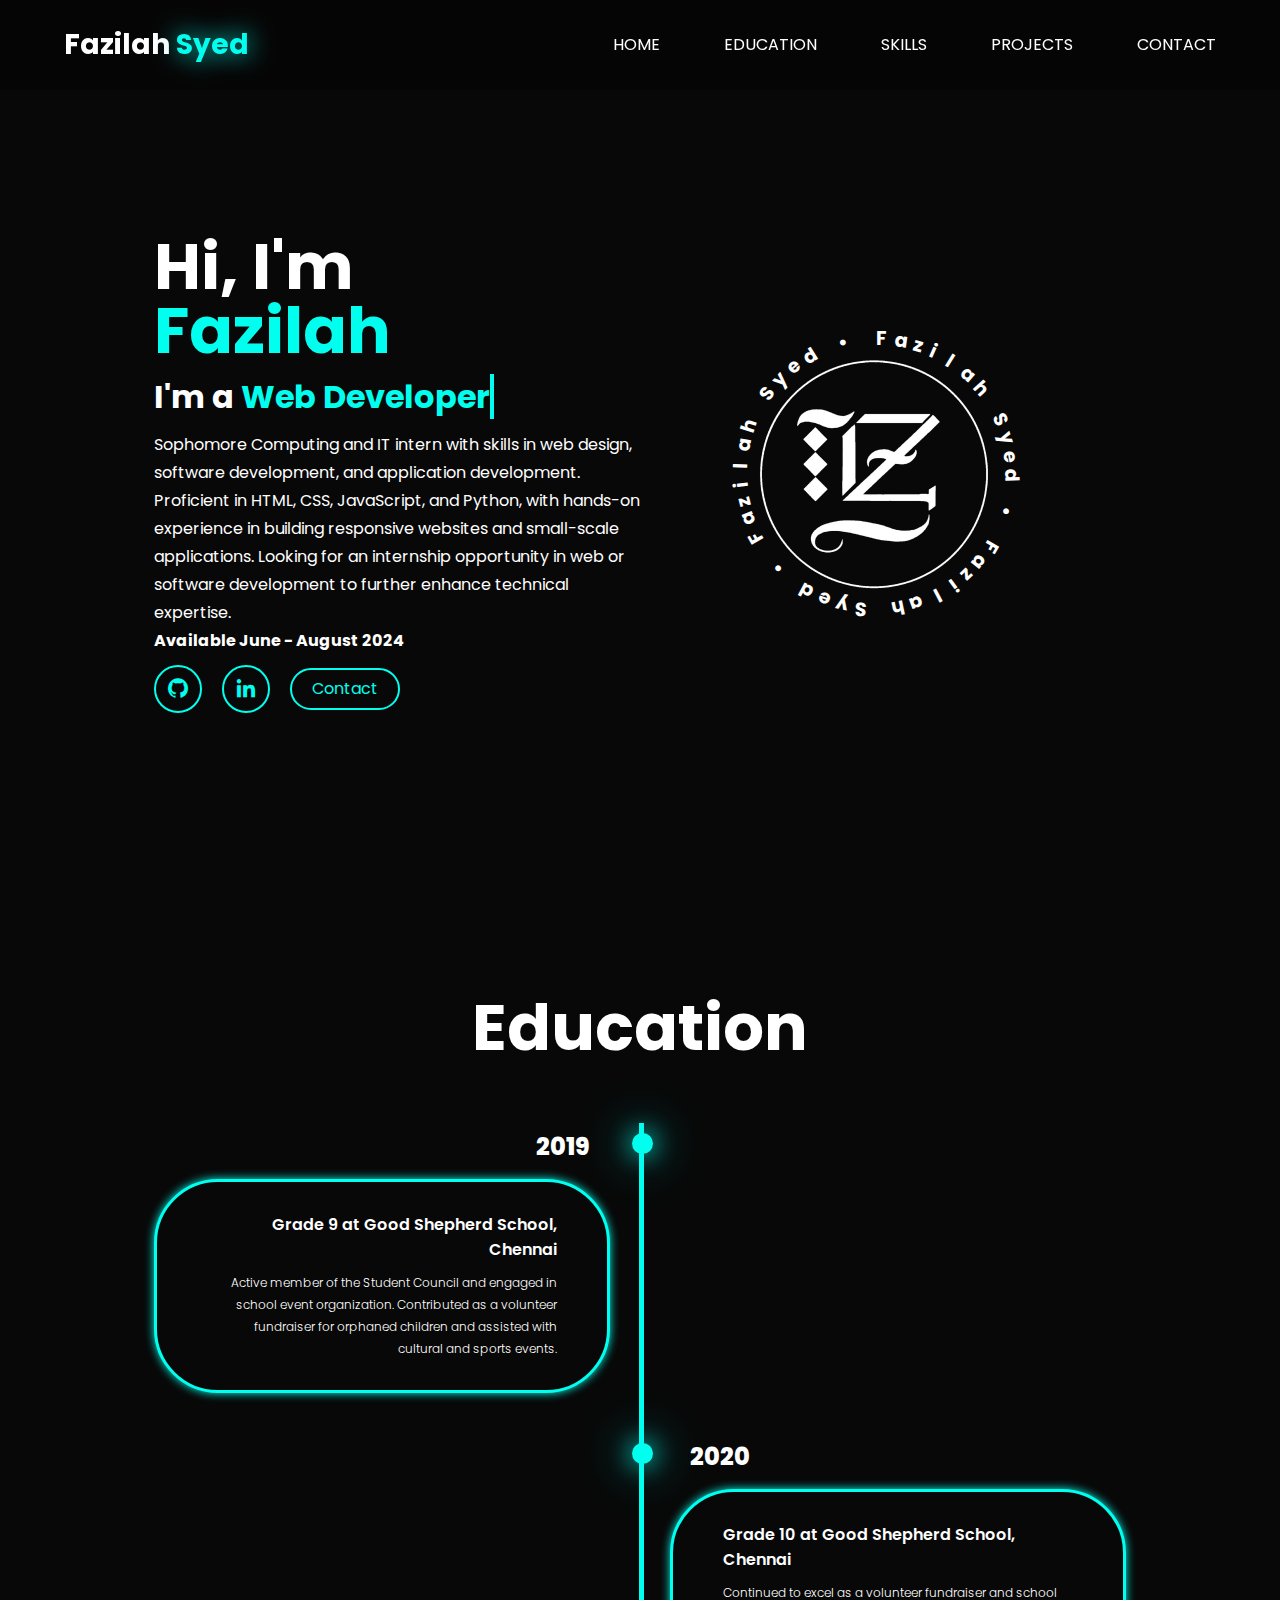
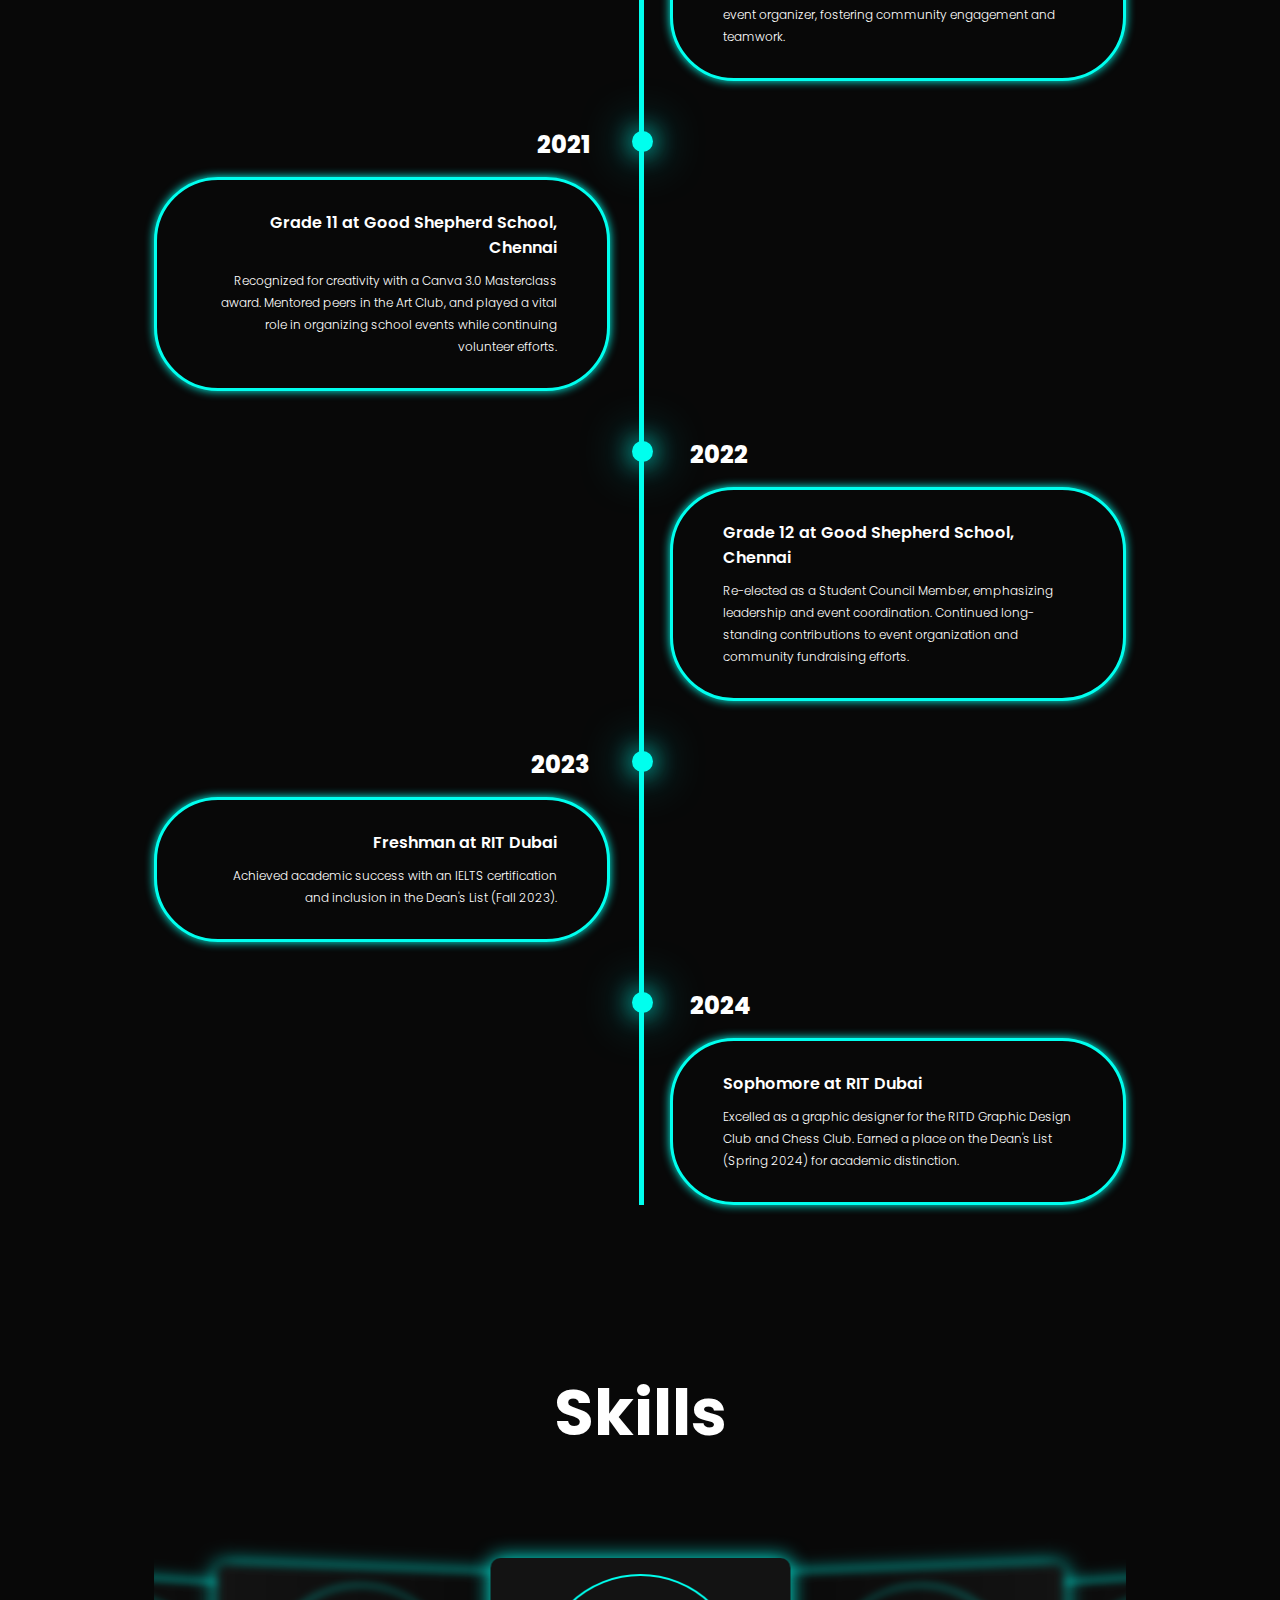
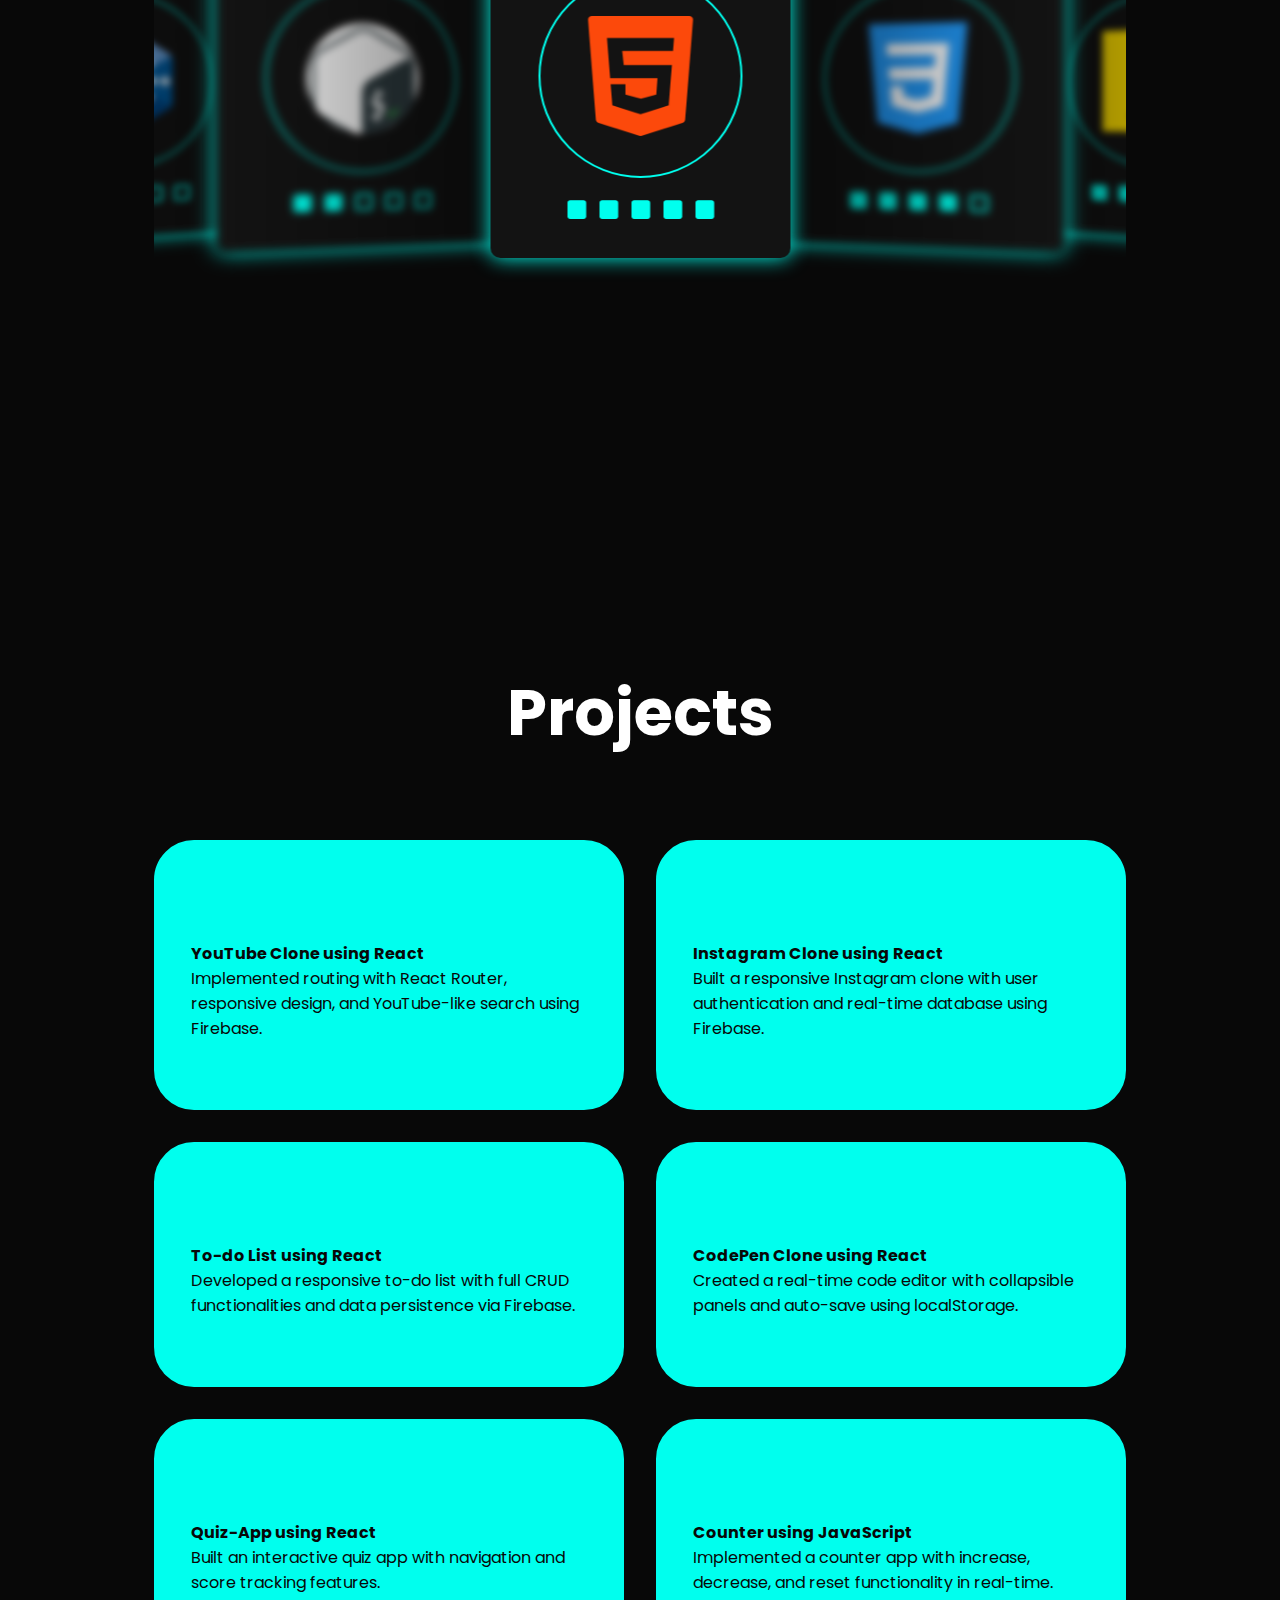
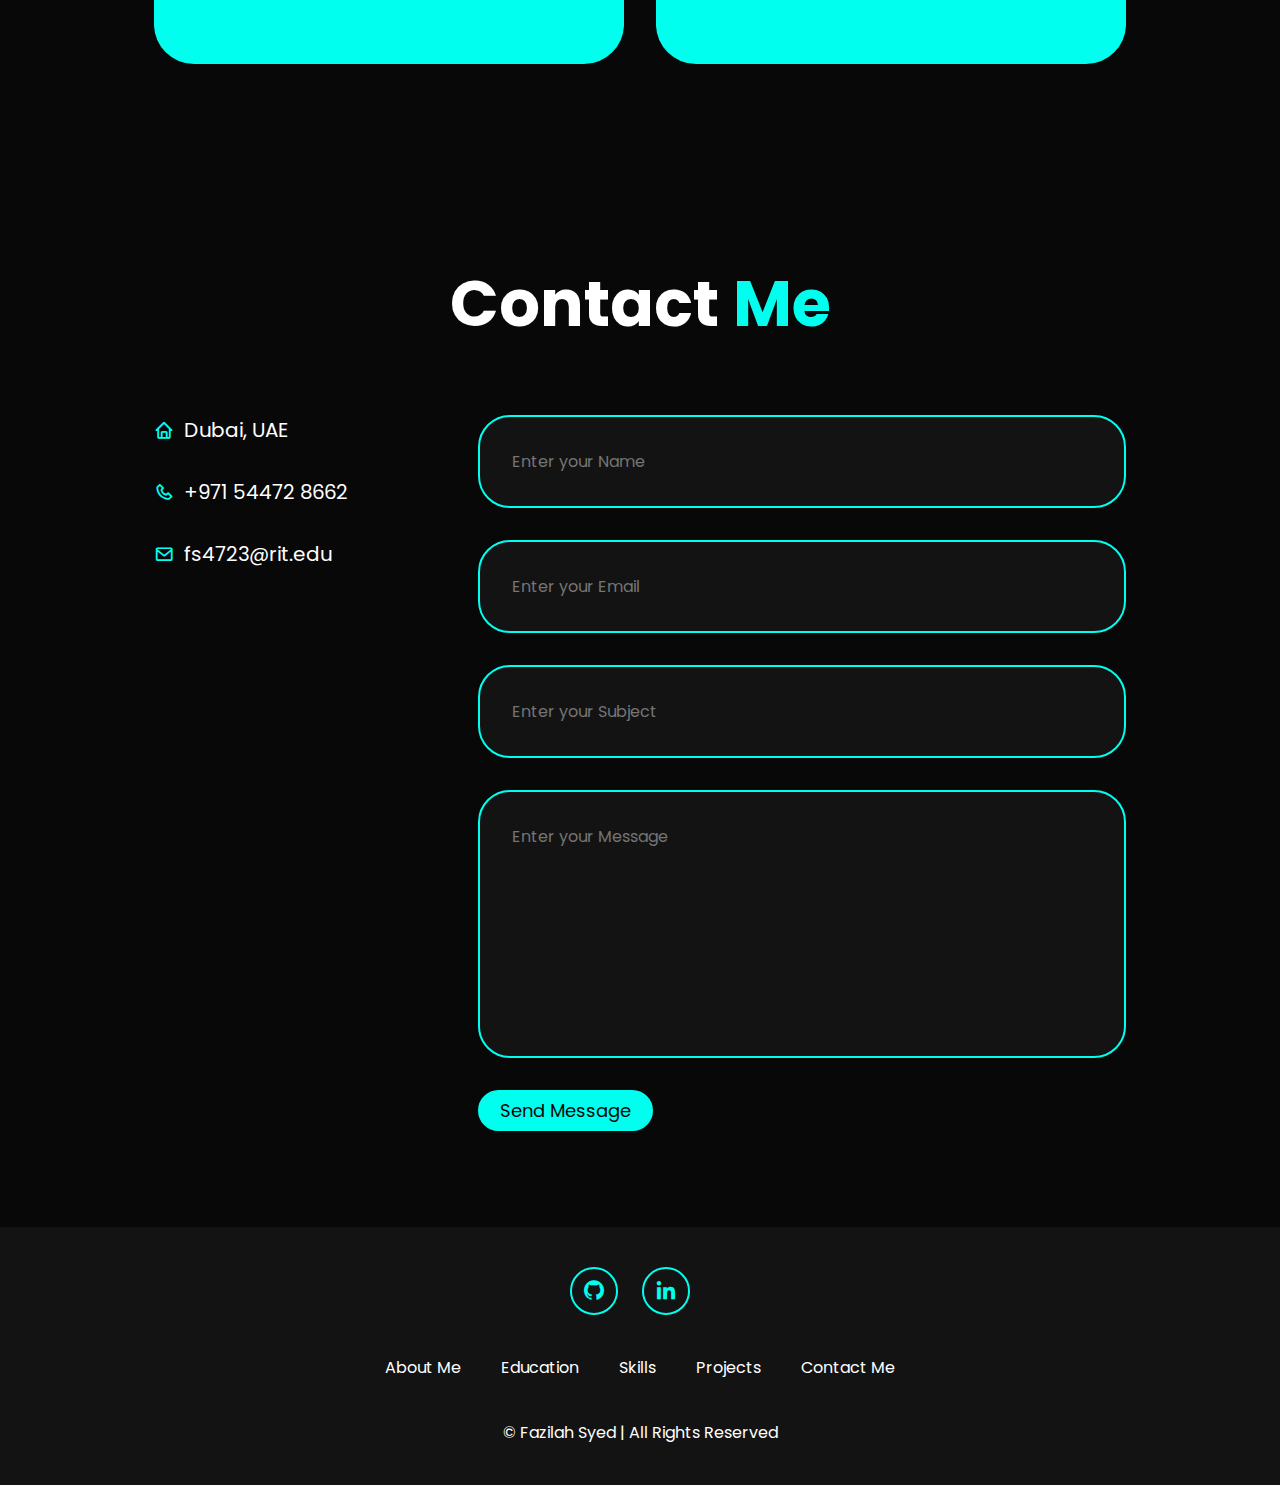
<file: index.html>
<!DOCTYPE html>
<html lang="en">

<head>
    <meta charset="UTF-8">
    <meta name="viewport" content="width=device-width, initial-scale=1.0">
    <title>Fazilah's Portfolio</title>
    <link href='https://unpkg.com/boxicons@2.1.4/css/boxicons.min.css' rel='stylesheet'>
    <link rel="stylesheet" href="https://unpkg.com/swiper/swiper-bundle.min.css" />
    <link rel="stylesheet" href="assets/style.css">
</head>

<body>
    <!-- Header -->

    <header>
        <nav>
            <a href="#home" class="logo">Fazilah&nbsp;<span>Syed</span></a>
            <ul id="navLinks">
                <i class='bx bx-x' id="close-btn" onclick="hideMenu()"></i>
                <li><a href="#home">HOME</a></li>
                <li><a href="#education">EDUCATION</a></li>
                <li><a href="#skills">SKILLS</a></li>
                <li><a href="#projects">PROJECTS</a></li>
                <li><a href="#contact">CONTACT</a></li>
            </ul>
            <i class='bx bx-menu' id="menu-btn" onclick="showMenu()"></i>
        </nav>
    </header>

    <!-- Home -->

    <section class="home" id="home">
        <div class="home-left">
            <h1>Hi, I'm <br><span>Fazilah</span></h1>
            <h3 class="text-animation">I'm a&nbsp;<span>Web Developer</span></h3>
            <p>Sophomore Computing and IT intern with skills in web design, software development, and application
                development. Proficient in HTML, CSS, JavaScript, and Python, with hands-on experience in building
                responsive websites and small-scale applications. Looking for an internship opportunity in web or
                software development to further enhance technical expertise.</p>
            <p>Available June - August 2024</p>

            <div class="home-buttons">
                <a href="https://github.com/FazSyed" target="_blank" class="home-btn"><i class='bx bxl-github'></i></a>
                <a href="https://www.linkedin.com/in/fazilah-syed/" target="_blank" class="home-btn"><i
                        class='bx bxl-linkedin'></i></a>
                <a href="#contact" class="contact-btn">Contact</a>
            </div>
        </div>

        <div class="home-right">
            <div class="home-img"></div>
            <div class="home-img-text">
                <p>Fazilah Syed • Fazilah Syed • Fazilah Syed •</p>
            </div>
        </div>
    </section>

    <!-- Education -->

    <section class="education" id="education">
        <h2 class="heading">Education</h2>

        <div class="timeline-items">

            <div class="timeline-item">
                <div class="timeline-dot"></div>
                <div class="timeline-date">2019</div>
                <div class="timeline-content">
                    <h3>Grade 9 at Good Shepherd School, Chennai</h3>
                    <p>Active member of the Student Council and engaged in school event organization. Contributed as a
                        volunteer fundraiser for orphaned children and assisted with cultural and sports events.</p>
                </div>

            </div>

            <div class="timeline-item">
                <div class="timeline-dot"></div>
                <div class="timeline-date">2020</div>
                <div class="timeline-content">
                    <h3>Grade 10 at Good Shepherd School, Chennai</h3>
                    <p>Continued to excel as a volunteer fundraiser and school event organizer, fostering community
                        engagement and teamwork.</p>
                </div>

            </div>

            <div class="timeline-item">
                <div class="timeline-dot"></div>
                <div class="timeline-date">2021</div>
                <div class="timeline-content">
                    <h3>Grade 11 at Good Shepherd School, Chennai</h3>
                    <p>Recognized for creativity with a Canva 3.0 Masterclass award. Mentored peers in the Art Club, and
                        played a vital role in organizing school events while continuing volunteer efforts.</p>
                </div>

            </div>

            <div class="timeline-item">
                <div class="timeline-dot"></div>
                <div class="timeline-date">2022</div>
                <div class="timeline-content">
                    <h3>Grade 12 at Good Shepherd School, Chennai</h3>
                    <p>Re-elected as a Student Council Member, emphasizing leadership and event coordination. Continued
                        long-standing contributions to event organization and community fundraising efforts.</p>
                </div>

            </div>

            <div class="timeline-item">
                <div class="timeline-dot"></div>
                <div class="timeline-date">2023</div>
                <div class="timeline-content">
                    <h3>Freshman at RIT Dubai</h3>
                    <p>Achieved academic success with an IELTS certification and inclusion in the Dean's List (Fall
                        2023).</p>
                </div>

            </div>

            <div class="timeline-item">
                <div class="timeline-dot"></div>
                <div class="timeline-date">2024</div>
                <div class="timeline-content">
                    <h3>Sophomore at RIT Dubai</h3>
                    <p>Excelled as a graphic designer for the RITD Graphic Design Club and Chess Club. Earned a place on
                        the Dean's List (Spring 2024) for academic distinction.</p>
                </div>

            </div>
        </div>
    </section>

    <!-- Skills -->

    <section class="skills" id="skills">
        <h2 class="heading">Skills</h2>
        <div class="swiper-container mySwiper">
            <div class="swiper-wrapper">
                <div class="swiper-slide">
                    <div class="swiper-img">
                        <img src="assets/images/html-5.png" alt="">
                    </div>
                    <div class="rating">
                        <i class='bx bxs-checkbox' id="checkbox"></i>
                        <i class='bx bxs-checkbox' id="checkbox"></i>
                        <i class='bx bxs-checkbox' id="checkbox"></i>
                        <i class='bx bxs-checkbox' id="checkbox"></i>
                        <i class='bx bxs-checkbox' id="checkbox"></i>
                    </div>
                </div>
                <div class="swiper-slide">
                    <div class="swiper-img">
                        <img src="assets/images/css-3.png" alt="">
                    </div>
                    <div class="rating">
                        <i class='bx bxs-checkbox' id="checkbox"></i>
                        <i class='bx bxs-checkbox' id="checkbox"></i>
                        <i class='bx bxs-checkbox' id="checkbox"></i>
                        <i class='bx bxs-checkbox' id="checkbox"></i>
                        <i class='bx bx-checkbox' id="checkbox"></i>
                    </div>
                </div>
                <div class="swiper-slide">
                    <div class="swiper-img">
                        <img src="assets/images/js.png" alt="">
                    </div>
                    <div class="rating">
                        <i class='bx bxs-checkbox' id="checkbox"></i>
                        <i class='bx bxs-checkbox' id="checkbox"></i>
                        <i class='bx bxs-checkbox' id="checkbox"></i>
                        <i class='bx bxs-checkbox' id="checkbox"></i>
                        <i class='bx bx-checkbox' id="checkbox"></i>
                    </div>
                </div>
                <div class="swiper-slide">
                    <div class="swiper-img">
                        <img src="assets/images/python.png" alt="">
                    </div>
                    <div class="rating">
                        <i class='bx bxs-checkbox' id="checkbox"></i>
                        <i class='bx bxs-checkbox' id="checkbox"></i>
                        <i class='bx bxs-checkbox' id="checkbox"></i>
                        <i class='bx bxs-checkbox' id="checkbox"></i>
                        <i class='bx bx-checkbox' id="checkbox"></i>
                    </div>
                </div>
                <div class="swiper-slide">
                    <div class="swiper-img">
                        <img src="assets/images/java.png" alt="">
                    </div>
                    <div class="rating">
                        <i class='bx bxs-checkbox' id="checkbox"></i>
                        <i class='bx bxs-checkbox' id="checkbox"></i>
                        <i class='bx bxs-checkbox' id="checkbox"></i>
                        <i class='bx bxs-checkbox' id="checkbox"></i>
                        <i class='bx bxs-checkbox' id="checkbox"></i>
                    </div>
                </div>
                <div class="swiper-slide">
                    <div class="swiper-img">
                        <img src="assets/images/science.png" alt="">
                    </div>
                    <div class="rating">
                        <i class='bx bxs-checkbox' id="checkbox"></i>
                        <i class='bx bxs-checkbox' id="checkbox"></i>
                        <i class='bx bxs-checkbox' id="checkbox"></i>
                        <i class='bx bx-checkbox' id="checkbox"></i>
                        <i class='bx bx-checkbox' id="checkbox"></i>
                    </div>
                </div>
                <div class="swiper-slide">
                    <div class="swiper-img">
                        <img src="assets/images/typescript.png" alt="">
                    </div>
                    <div class="rating">
                        <i class='bx bxs-checkbox' id="checkbox"></i>
                        <i class='bx bxs-checkbox' id="checkbox"></i>
                        <i class='bx bxs-checkbox' id="checkbox"></i>
                        <i class='bx bx-checkbox' id="checkbox"></i>
                        <i class='bx bx-checkbox' id="checkbox"></i>
                    </div>
                </div>
                <div class="swiper-slide">
                    <div class="swiper-img">
                        <img src="assets/images/sql.png" alt="">
                    </div>
                    <div class="rating">
                        <i class='bx bxs-checkbox' id="checkbox"></i>
                        <i class='bx bxs-checkbox' id="checkbox"></i>
                        <i class='bx bx-checkbox' id="checkbox"></i>
                        <i class='bx bx-checkbox' id="checkbox"></i>
                        <i class='bx bx-checkbox' id="checkbox"></i>
                    </div>
                </div>
                <div class="swiper-slide">
                    <div class="swiper-img">
                        <img src="assets/images/c-.png" alt="">
                    </div>
                    <div class="rating">
                        <i class='bx bxs-checkbox' id="checkbox"></i>
                        <i class='bx bxs-checkbox' id="checkbox"></i>
                        <i class='bx bx-checkbox' id="checkbox"></i>
                        <i class='bx bx-checkbox' id="checkbox"></i>
                        <i class='bx bx-checkbox' id="checkbox"></i>
                    </div>
                </div>
                <div class="swiper-slide">
                    <div class="swiper-img">
                        <img src="assets/images/gnu-bash.png" alt="">
                    </div>
                    <div class="rating">
                        <i class='bx bxs-checkbox' id="checkbox"></i>
                        <i class='bx bxs-checkbox' id="checkbox"></i>
                        <i class='bx bx-checkbox' id="checkbox"></i>
                        <i class='bx bx-checkbox' id="checkbox"></i>
                        <i class='bx bx-checkbox' id="checkbox"></i>
                    </div>
                </div>
            </div>
        </div>
    </section>

    <!-- Projects -->

    <section class="projects" id="projects">
        <h2 class="heading">Projects</h2>
        <div class="project-box project-box1" onclick="goToPage('project-1-page.html')">
            <h4>YouTube Clone using React</h4>
            <p>Implemented routing with React Router, responsive design, and YouTube-like search using Firebase.</p>
        </div>
        <div class="project-box project-box2" onclick="goToPage('project-2-page.html')">
            <h4>Instagram Clone using React</h4>
            <p>Built a responsive Instagram clone with user authentication and real-time database using Firebase.</p>
        </div>
        <div class="project-box project-box3" onclick="goToPage('project-3-page.html')">
            <h4>To-do List using React</h4>
            <p>Developed a responsive to-do list with full CRUD functionalities and data persistence via Firebase.</p>
        </div>
        <div class="project-box project-box4" onclick="goToPage('project-4-page.html')">
            <h4>CodePen Clone using React</h4>
            <p>Created a real-time code editor with collapsible panels and auto-save using localStorage.</p>
        </div>
        <div class="project-box project-box5" onclick="goToPage('project-5-page.html')">
            <h4>Quiz-App using React</h4>
            <p>Built an interactive quiz app with navigation and score tracking features.</p>
        </div>
        <div class="project-box project-box6" onclick="goToPage('project-6-page.html')">
            <h4>Counter using JavaScript</h4>
            <p>Implemented a counter app with increase, decrease, and reset functionality in real-time.</p>
        </div>
    </section>

    <!-- Contact -->

    <section class="contact" id="contact">
        <h2 class="heading">Contact&nbsp;<span>Me</span></h2>
        <div class="contact-container">
            <div class="contact-details">
                <div class="contact-details-row">
                    <i class='bx bx-home'></i>
                    <p>Dubai, UAE</p>
                </div>
                <div class="contact-details-row">
                    <i class='bx bx-phone'></i>
                    <p>+971 54472 8662</p>
                </div>
                <div class="contact-details-row">
                    <i class='bx bx-envelope'></i>
                    <p>fs4723@rit.edu</p>
                </div>
            </div>
            <div class="contact-box">
                <form action="https://api.web3forms.com/submit" method="POST">
                    <input type="hidden" name="access_key" value="df521d94-cb72-4d58-910c-682f22aa480a">
                    <input type="text" name="name" placeholder="Enter your Name" required>
                    <input type="email" name="email" placeholder="Enter your Email" required>
                    <input type="text" name="subject" placeholder="Enter your Subject" required>
                    <textarea rows="8" name="message" placeholder="Enter your Message" required></textarea>
                    <button type="submit">Send Message</button>
                </form>
            </div>
        </div>
    </section>

    <!-- Footer -->

    <footer>
        <div class="footer-icons">
            <a href="https://github.com/FazSyed" target="_blank" class="home-btn"><i class='bx bxl-github'></i></a>
            <a href="https://www.linkedin.com/in/fazilah-syed/" target="_blank" class="home-btn"><i
                    class='bx bxl-linkedin'></i></a>
        </div>
        <div class="footer-links">
            <ul>
                <li><a href="#home">About Me</a></li>
                <li><a href="#education">Education</a></li>
                <li><a href="#skills">Skills</a></li>
                <li><a href="#projects">Projects</a></li>
                <li><a href="#contact">Contact Me</a></li>
            </ul>
        </div>
        <div class="footer-text">
            &copy; Fazilah Syed | All Rights Reserved
        </div>
    </footer>

    <!-- Swiper JS -->
    <script src="https://unpkg.com/swiper/swiper-bundle.min.js"></script>

    <!-- JavaScript Code -->
    <script src="assets/script.js"></script>

</body>

</html>
</file>
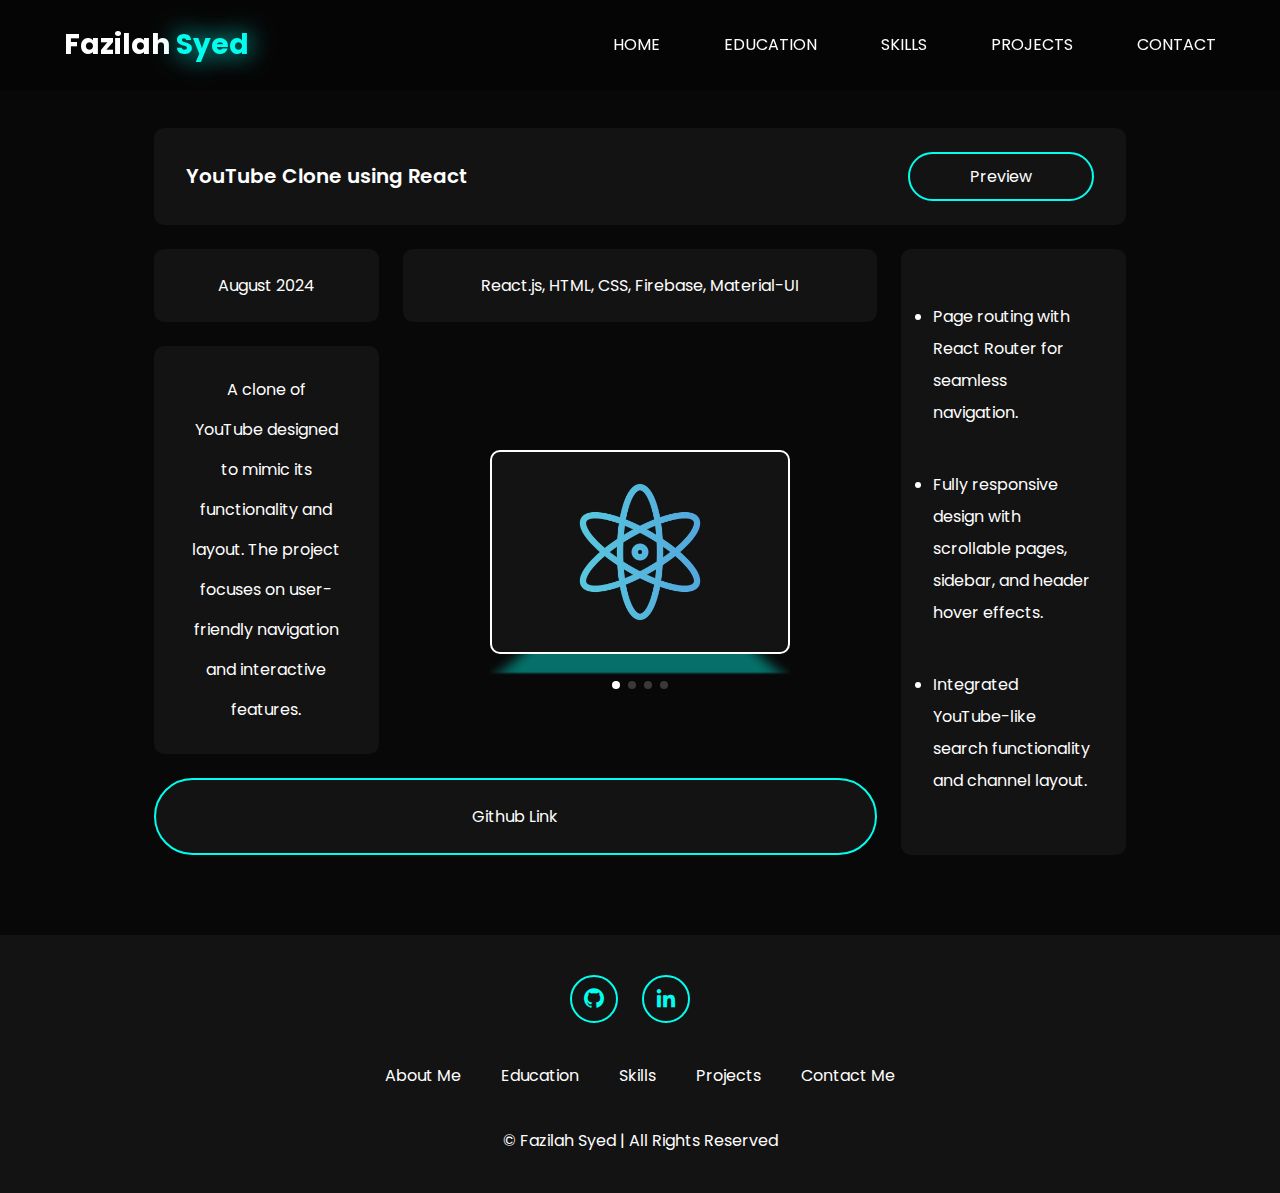
<file: project-1-page.html>
<!DOCTYPE html>
<html lang="en">

<head>
    <meta charset="UTF-8">
    <meta name="viewport" content="width=device-width, initial-scale=1.0">
    <title>YouTube Clone using React</title>
    <link href='https://unpkg.com/boxicons@2.1.4/css/boxicons.min.css' rel='stylesheet' />
    <link rel="stylesheet" href="https://unpkg.com/swiper/swiper-bundle.min.css" />
    <link rel="stylesheet" href="assets/style.css" />
</head>

<body>
    <!-- Header -->

    <header>
        <nav>
            <a href="#home" class="logo">Fazilah&nbsp;<span>Syed</span></a>
            <ul id="navLinks">
                <i class='bx bx-x' id="close-btn" onclick="hideMenu()"></i>
                <li><a href="index.html#home" target="_blank">HOME</a></li>
                <li><a href="index.html#education" target="_blank">EDUCATION</a></li>
                <li><a href="index.html#skills" target="_blank">SKILLS</a></li>
                <li><a href="index.html#projects" target="_blank">PROJECTS</a></li>
                <li><a href="index.html#contact" target="_blank">CONTACT</a></li>
            </ul>
            <i class='bx bx-menu' id="menu-btn" onclick="showMenu()"></i>
        </nav>
    </header>

    <!-- Project Details Section -->

    <section class="project-page">
        <div class="project-page-heading">
            <h4>YouTube Clone using React</h4>
            <a href="https://clone-3296d.web.app/" target="_blank">Preview</a>
        </div>

        <div class="project-page-date">
            <span>August 2024</span>
        </div>

        <div class="project-page-lang">
            <p>React.js, HTML, CSS, Firebase, Material-UI</p>
        </div>

        <div class="project-page-description">
            <p>A clone of YouTube designed to mimic its functionality and layout. The project focuses on user-friendly
                navigation and interactive features.</p>
        </div>

        <div class="project-page-cube">
            <div class="swiper-container mySwiper">
                <div class="swiper-wrapper">
                    <div class="swiper-slide">
                        <img src="assets/images/science.png" alt="">
                    </div>
                    <div class="swiper-slide">
                        <img src="assets/images/html-5.png" alt="">
                    </div>
                    <div class="swiper-slide">
                        <img src="assets/images/css-3.png" alt="">
                    </div>
                    <div class="swiper-slide">
                        <img src="assets/images/firebase.png" alt="">
                    </div>
                </div>
                <div class="swiper-pagination"></div>
            </div>
        </div>

        <div class="project-page-features">
            <ul>
                <li>Page routing with React Router for seamless navigation.</li>
                <li>Fully responsive design with scrollable pages, sidebar, and header hover effects.</li>
                <li>Integrated YouTube-like search functionality and channel layout.</li>
            </ul>
        </div>

        <div class="project-page-link">
            <a href="https://github.com/FazSyed/react-youtube-clone" target="_blank">Github Link</a>
        </div>
    </section>

    <!-- Footer -->

    <footer>
        <div class="footer-icons">
            <a href="https://github.com/FazSyed" target="_blank" class="home-btn"><i class='bx bxl-github'></i></a>
            <a href="https://www.linkedin.com/in/fazilah-syed/" target="_blank" class="home-btn"><i
                    class='bx bxl-linkedin'></i></a>
        </div>
        <div class="footer-links">
            <ul>
                <li><a href="index.html#home" target="_blank">About Me</a></li>
                <li><a href="index.html#education" target="_blank">Education</a></li>
                <li><a href="index.html#skills" target="_blank">Skills</a></li>
                <li><a href="index.html#projects" target="_blank">Projects</a></li>
                <li><a href="index.html#contact" target="_blank">Contact Me</a></li>
            </ul>
        </div>
        <div class="footer-text">
            &copy; Fazilah Syed | All Rights Reserved
        </div>
    </footer>

    <!-- Swiper JS -->
    <script src="https://unpkg.com/swiper/swiper-bundle.min.js"></script>

    <!-- JavaScript Code -->
    <script src="assets/script.js"></script>

    <!-- Initialize Swiper -->
    <script>
        var swiper = new Swiper(".mySwiper", {
            effect: "cube",
            grabCursor: true,
            cubeEffect: {
                shadow: true,
                slideShadows: true,
                shadowOffset: 20,
                shadowScale: 0.94,
            },
            pagination: {
                el: ".swiper-pagination",
            },
            loop: true,
        });
    </script>
</body>

</html>
</file>
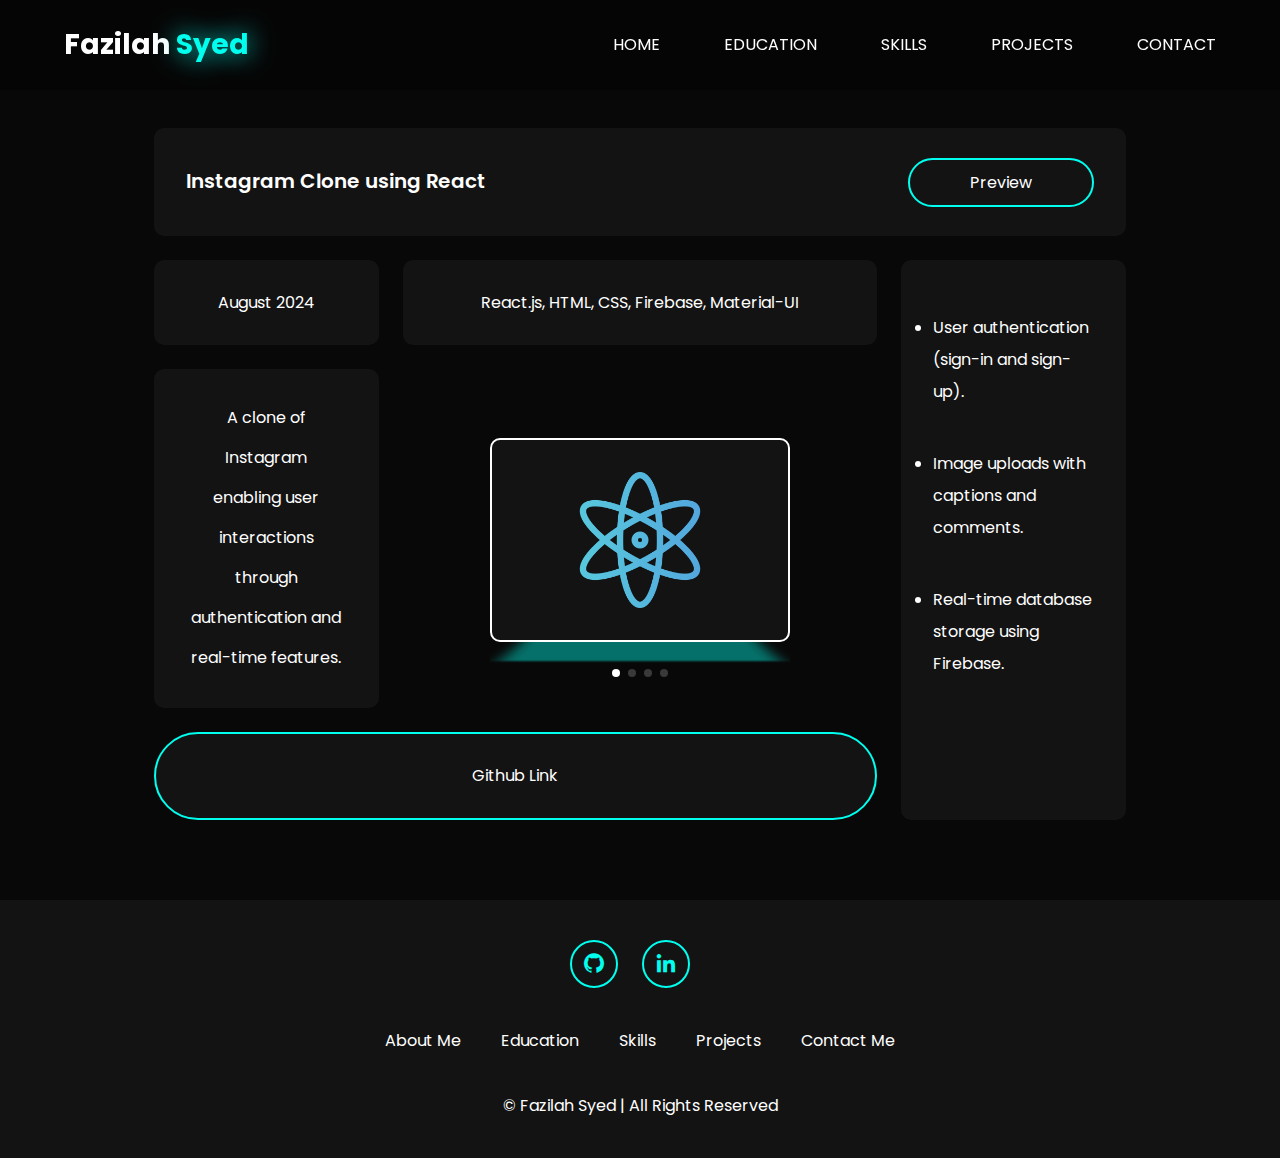
<file: project-2-page.html>
<!DOCTYPE html>
<html lang="en">

<head>
    <meta charset="UTF-8">
    <meta name="viewport" content="width=device-width, initial-scale=1.0">
    <title>Instagram Clone using React</title>
    <link href='https://unpkg.com/boxicons@2.1.4/css/boxicons.min.css' rel='stylesheet' />
    <link rel="stylesheet" href="https://unpkg.com/swiper/swiper-bundle.min.css" />
    <link rel="stylesheet" href="assets/style.css" />
</head>

<body>
    <!-- Header -->

    <header>
        <nav>
            <a href="#home" class="logo">Fazilah&nbsp;<span>Syed</span></a>
            <ul id="navLinks">
                <i class='bx bx-x' id="close-btn" onclick="hideMenu()"></i>
                <li><a href="index.html#home" target="_blank">HOME</a></li>
                <li><a href="index.html#education" target="_blank">EDUCATION</a></li>
                <li><a href="index.html#skills" target="_blank">SKILLS</a></li>
                <li><a href="index.html#projects" target="_blank">PROJECTS</a></li>
                <li><a href="index.html#contact" target="_blank">CONTACT</a></li>
            </ul>
            <i class='bx bx-menu' id="menu-btn" onclick="showMenu()"></i>
        </nav>
    </header>

    <!-- Project Details Section -->

    <section class="project-page">
        <div class="project-page-heading">
            <h4>Instagram Clone using React</h4>
            <a href="https://instagram-clone-83704.web.app/" target="_blank">Preview</a>
        </div>

        <div class="project-page-date">
            <span>August 2024</span>
        </div>

        <div class="project-page-lang">
            <p>React.js, HTML, CSS, Firebase, Material-UI</p>
        </div>

        <div class="project-page-description">
            <p>A clone of Instagram enabling user interactions through authentication and real-time features.</p>
        </div>

        <div class="project-page-cube">
            <div class="swiper-container mySwiper">
                <div class="swiper-wrapper">
                    <div class="swiper-slide">
                        <img src="assets/images/science.png" alt="">
                    </div>
                    <div class="swiper-slide">
                        <img src="assets/images/html-5.png" alt="">
                    </div>
                    <div class="swiper-slide">
                        <img src="assets/images/css-3.png" alt="">
                    </div>
                    <div class="swiper-slide">
                        <img src="assets/images/firebase.png" alt="">
                    </div>
                </div>
                <div class="swiper-pagination"></div>
            </div>
        </div>

        <div class="project-page-features">
            <ul>
                <li>User authentication (sign-in and sign-up).</li>
                <li>Image uploads with captions and comments.</li>
                <li>Real-time database storage using Firebase.</li>
            </ul>
        </div>

        <div class="project-page-link">
            <a href="https://github.com/FazSyed/react-instagram-clone" target="_blank">Github Link</a>
        </div>
    </section>

    <!-- Footer -->

    <footer>
        <div class="footer-icons">
            <a href="https://github.com/FazSyed" target="_blank" class="home-btn"><i class='bx bxl-github'></i></a>
            <a href="https://www.linkedin.com/in/fazilah-syed/" target="_blank" class="home-btn"><i
                    class='bx bxl-linkedin'></i></a>
        </div>
        <div class="footer-links">
            <ul>
                <li><a href="index.html#home" target="_blank">About Me</a></li>
                <li><a href="index.html#education" target="_blank">Education</a></li>
                <li><a href="index.html#skills" target="_blank">Skills</a></li>
                <li><a href="index.html#projects" target="_blank">Projects</a></li>
                <li><a href="index.html#contact" target="_blank">Contact Me</a></li>
            </ul>
        </div>
        <div class="footer-text">
            &copy; Fazilah Syed | All Rights Reserved
        </div>
    </footer>

    <!-- Swiper JS -->
    <script src="https://unpkg.com/swiper/swiper-bundle.min.js"></script>

    <!-- JavaScript Code -->
    <script src="assets/script.js"></script>

    <!-- Initialize Swiper -->
    <script>
        var swiper = new Swiper(".mySwiper", {
            effect: "cube",
            grabCursor: true,
            cubeEffect: {
                shadow: true,
                slideShadows: true,
                shadowOffset: 20,
                shadowScale: 0.94,
            },
            pagination: {
                el: ".swiper-pagination",
            },
            loop: true,
        });
    </script>
</body>

</html>
</file>
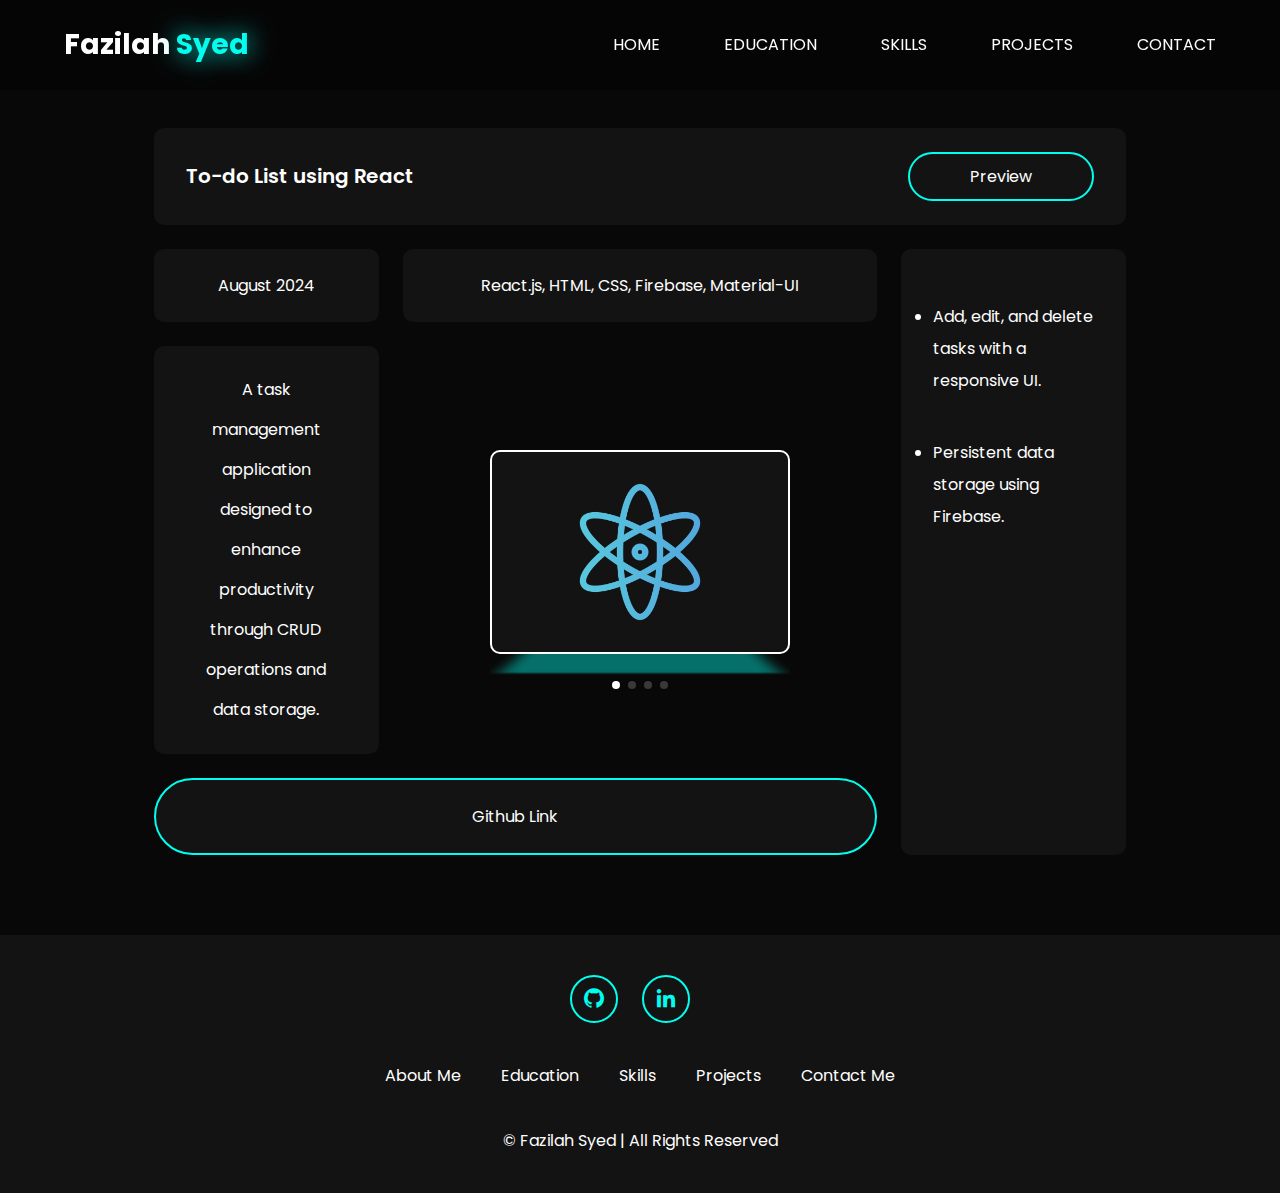
<file: project-3-page.html>
<!DOCTYPE html>
<html lang="en">

<head>
    <meta charset="UTF-8">
    <meta name="viewport" content="width=device-width, initial-scale=1.0">
    <title>To-Do List using React</title>
    <link href='https://unpkg.com/boxicons@2.1.4/css/boxicons.min.css' rel='stylesheet' />
    <link rel="stylesheet" href="https://unpkg.com/swiper/swiper-bundle.min.css" />
    <link rel="stylesheet" href="assets/style.css" />
</head>

<body>
    <!-- Header -->

    <header>
        <nav>
            <a href="#home" class="logo">Fazilah&nbsp;<span>Syed</span></a>
            <ul id="navLinks">
                <i class='bx bx-x' id="close-btn" onclick="hideMenu()"></i>
                <li><a href="index.html#home" target="_blank">HOME</a></li>
                <li><a href="index.html#education" target="_blank">EDUCATION</a></li>
                <li><a href="index.html#skills" target="_blank">SKILLS</a></li>
                <li><a href="index.html#projects" target="_blank">PROJECTS</a></li>
                <li><a href="index.html#contact" target="_blank">CONTACT</a></li>
            </ul>
            <i class='bx bx-menu' id="menu-btn" onclick="showMenu()"></i>
        </nav>
    </header>

    <!-- Project Details Section -->

    <section class="project-page">
        <div class="project-page-heading">
            <h4>To-do List using React</h4>
            <a href="https://react-todo-app-6e201.web.app/" target="_blank">Preview</a>
        </div>

        <div class="project-page-date">
            <span>August 2024</span>
        </div>

        <div class="project-page-lang">
            <p>React.js, HTML, CSS, Firebase, Material-UI</p>
        </div>

        <div class="project-page-description">
            <p>A task management application designed to enhance productivity through CRUD operations and data storage.
            </p>
        </div>

        <div class="project-page-cube">
            <div class="swiper-container mySwiper">
                <div class="swiper-wrapper">
                    <div class="swiper-slide">
                        <img src="assets/images/science.png" alt="">
                    </div>
                    <div class="swiper-slide">
                        <img src="assets/images/html-5.png" alt="">
                    </div>
                    <div class="swiper-slide">
                        <img src="assets/images/css-3.png" alt="">
                    </div>
                    <div class="swiper-slide">
                        <img src="assets/images/firebase.png" alt="">
                    </div>
                </div>
                <div class="swiper-pagination"></div>
            </div>
        </div>

        <div class="project-page-features">
            <ul>
                <li>Add, edit, and delete tasks with a responsive UI.</li>
                <li>Persistent data storage using Firebase.</li>
            </ul>
        </div>

        <div class="project-page-link">
            <a href="https://github.com/FazSyed/react-todo-app" target="_blank">Github Link</a>
        </div>
    </section>

    <!-- Footer -->

    <footer>
        <div class="footer-icons">
            <a href="https://github.com/FazSyed" target="_blank" class="home-btn"><i class='bx bxl-github'></i></a>
            <a href="https://www.linkedin.com/in/fazilah-syed/" target="_blank" class="home-btn"><i
                    class='bx bxl-linkedin'></i></a>
        </div>
        <div class="footer-links">
            <ul>
                <li><a href="index.html#home" target="_blank">About Me</a></li>
                <li><a href="index.html#education" target="_blank">Education</a></li>
                <li><a href="index.html#skills" target="_blank">Skills</a></li>
                <li><a href="index.html#projects" target="_blank">Projects</a></li>
                <li><a href="index.html#contact" target="_blank">Contact Me</a></li>
            </ul>
        </div>
        <div class="footer-text">
            &copy; Fazilah Syed | All Rights Reserved
        </div>
    </footer>

    <!-- Swiper JS -->
    <script src="https://unpkg.com/swiper/swiper-bundle.min.js"></script>

    <!-- JavaScript Code -->
    <script src="assets/script.js"></script>

    <!-- Initialize Swiper -->
    <script>
        var swiper = new Swiper(".mySwiper", {
            effect: "cube",
            grabCursor: true,
            cubeEffect: {
                shadow: true,
                slideShadows: true,
                shadowOffset: 20,
                shadowScale: 0.94,
            },
            pagination: {
                el: ".swiper-pagination",
            },
            loop: true,
        });
    </script>
</body>

</html>
</file>
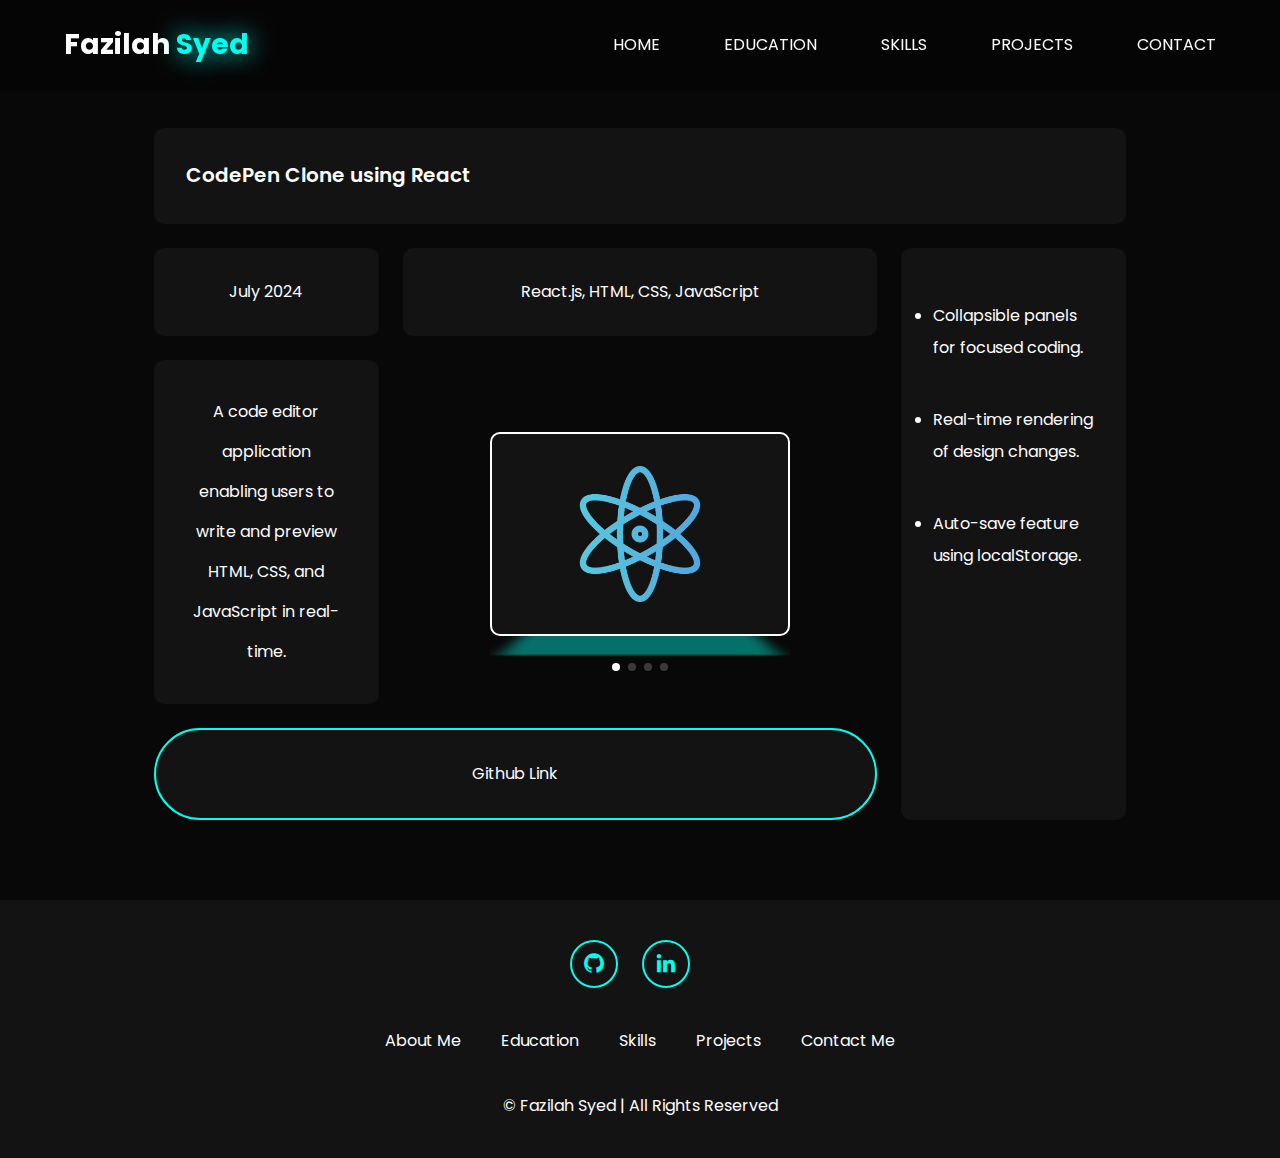
<file: project-4-page.html>
<!DOCTYPE html>
<html lang="en">

<head>
    <meta charset="UTF-8">
    <meta name="viewport" content="width=device-width, initial-scale=1.0">
    <title>CodePen Clone using React</title>
    <link href='https://unpkg.com/boxicons@2.1.4/css/boxicons.min.css' rel='stylesheet' />
    <link rel="stylesheet" href="https://unpkg.com/swiper/swiper-bundle.min.css" />
    <link rel="stylesheet" href="assets/style.css" />
</head>

<body>
    <!-- Header -->

    <header>
        <nav>
            <a href="#home" class="logo">Fazilah&nbsp;<span>Syed</span></a>
            <ul id="navLinks">
                <i class='bx bx-x' id="close-btn" onclick="hideMenu()"></i>
                <li><a href="index.html#home" target="_blank">HOME</a></li>
                <li><a href="index.html#education" target="_blank">EDUCATION</a></li>
                <li><a href="index.html#skills" target="_blank">SKILLS</a></li>
                <li><a href="index.html#projects" target="_blank">PROJECTS</a></li>
                <li><a href="index.html#contact" target="_blank">CONTACT</a></li>
            </ul>
            <i class='bx bx-menu' id="menu-btn" onclick="showMenu()"></i>
        </nav>
    </header>

    <!-- Project Details Section -->

    <section class="project-page">
        <div class="project-page-heading">
            <h4>CodePen Clone using React</h4>
        </div>

        <div class="project-page-date">
            <span>July 2024</span>
        </div>

        <div class="project-page-lang">
            <p>React.js, HTML, CSS, JavaScript</p>
        </div>

        <div class="project-page-description">
            <p>A code editor application enabling users to write and preview HTML, CSS, and JavaScript in real-time.</p>
        </div>

        <div class="project-page-cube">
            <div class="swiper-container mySwiper">
                <div class="swiper-wrapper">
                    <div class="swiper-slide">
                        <img src="assets/images/science.png" alt="">
                    </div>
                    <div class="swiper-slide">
                        <img src="assets/images/html-5.png" alt="">
                    </div>
                    <div class="swiper-slide">
                        <img src="assets/images/css-3.png" alt="">
                    </div>
                    <div class="swiper-slide">
                        <img src="assets/images/js.png" alt="">
                    </div>
                </div>
                <div class="swiper-pagination"></div>
            </div>
        </div>

        <div class="project-page-features">
            <ul>
                <li>Collapsible panels for focused coding.</li>
                <li>Real-time rendering of design changes.</li>
                <li>Auto-save feature using localStorage.</li>
            </ul>
        </div>

        <div class="project-page-link">
            <a href="https://github.com/FazSyed/react-codepen-clone" target="_blank">Github Link</a>
        </div>
    </section>

    <!-- Footer -->

    <footer>
        <div class="footer-icons">
            <a href="https://github.com/FazSyed" target="_blank" class="home-btn"><i class='bx bxl-github'></i></a>
            <a href="https://www.linkedin.com/in/fazilah-syed/" target="_blank" class="home-btn"><i
                    class='bx bxl-linkedin'></i></a>
        </div>
        <div class="footer-links">
            <ul>
                <li><a href="index.html#home" target="_blank">About Me</a></li>
                <li><a href="index.html#education" target="_blank">Education</a></li>
                <li><a href="index.html#skills" target="_blank">Skills</a></li>
                <li><a href="index.html#projects" target="_blank">Projects</a></li>
                <li><a href="index.html#contact" target="_blank">Contact Me</a></li>
            </ul>
        </div>
        <div class="footer-text">
            &copy; Fazilah Syed | All Rights Reserved
        </div>
    </footer>

    <!-- Swiper JS -->
    <script src="https://unpkg.com/swiper/swiper-bundle.min.js"></script>

    <!-- JavaScript Code -->
    <script src="assets/script.js"></script>

    <!-- Initialize Swiper -->
    <script>
        var swiper = new Swiper(".mySwiper", {
            effect: "cube",
            grabCursor: true,
            cubeEffect: {
                shadow: true,
                slideShadows: true,
                shadowOffset: 20,
                shadowScale: 0.94,
            },
            pagination: {
                el: ".swiper-pagination",
            },
            loop: true,
        });
    </script>
</body>

</html>
</file>
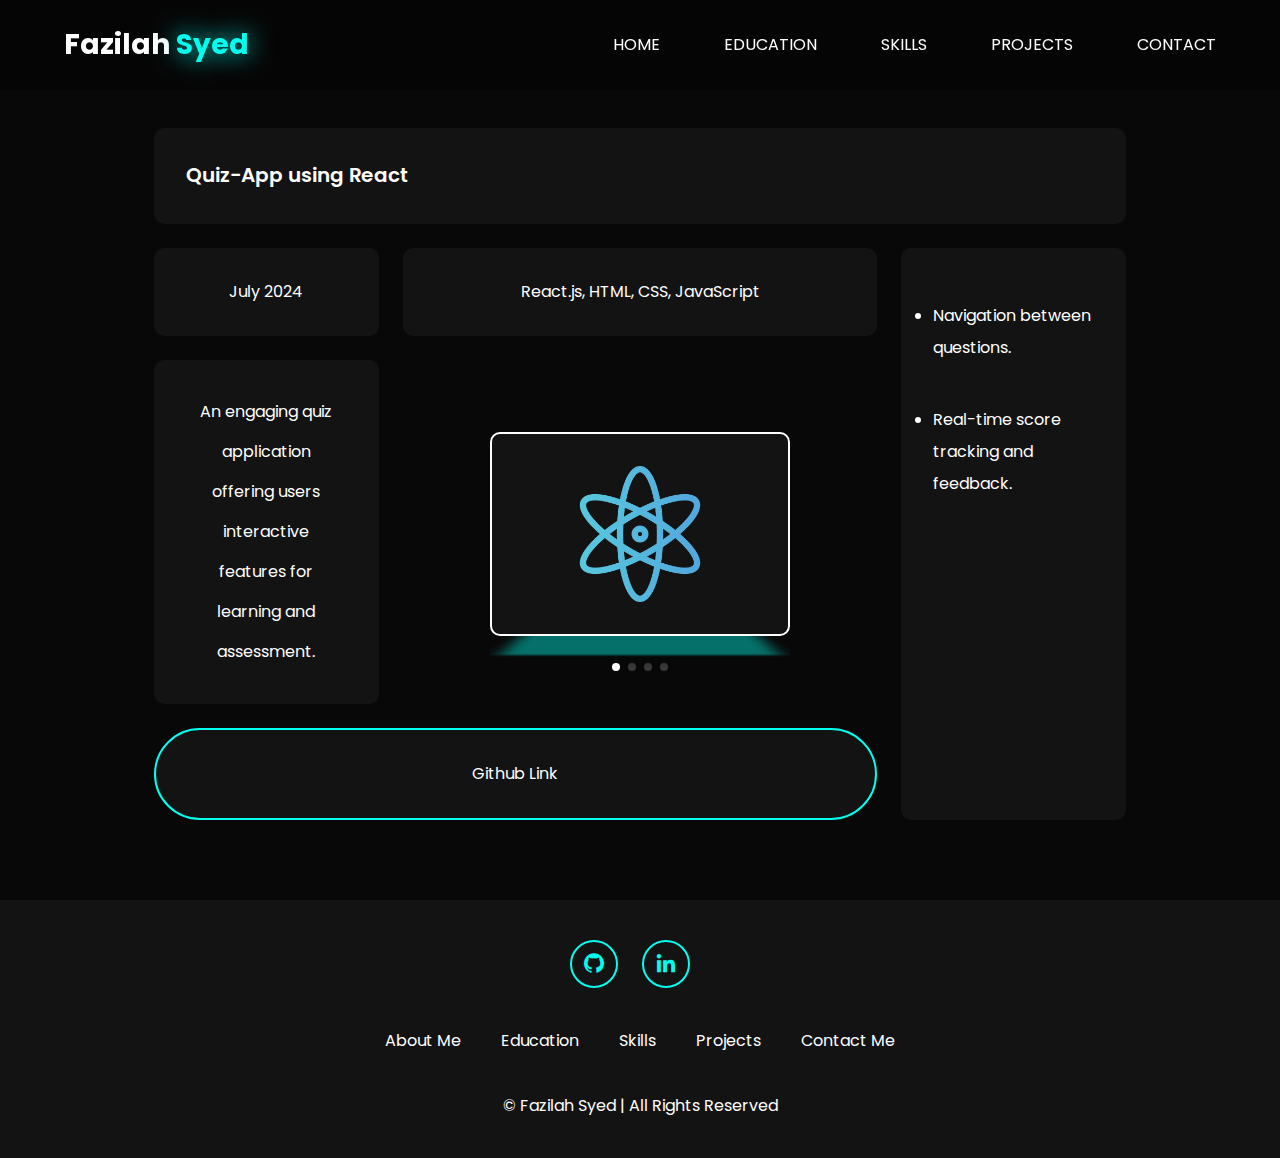
<file: project-5-page.html>
<!DOCTYPE html>
<html lang="en">

<head>
    <meta charset="UTF-8">
    <meta name="viewport" content="width=device-width, initial-scale=1.0">
    <title>Quiz-App using React</title>
    <link href='https://unpkg.com/boxicons@2.1.4/css/boxicons.min.css' rel='stylesheet' />
    <link rel="stylesheet" href="https://unpkg.com/swiper/swiper-bundle.min.css" />
    <link rel="stylesheet" href="assets/style.css" />
</head>

<body>
    <!-- Header -->

    <header>
        <nav>
            <a href="#home" class="logo">Fazilah&nbsp;<span>Syed</span></a>
            <ul id="navLinks">
                <i class='bx bx-x' id="close-btn" onclick="hideMenu()"></i>
                <li><a href="index.html#home" target="_blank">HOME</a></li>
                <li><a href="index.html#education" target="_blank">EDUCATION</a></li>
                <li><a href="index.html#skills" target="_blank">SKILLS</a></li>
                <li><a href="index.html#projects" target="_blank">PROJECTS</a></li>
                <li><a href="index.html#contact" target="_blank">CONTACT</a></li>
            </ul>
            <i class='bx bx-menu' id="menu-btn" onclick="showMenu()"></i>
        </nav>
    </header>

    <!-- Project Details Section -->

    <section class="project-page">
        <div class="project-page-heading">
            <h4>Quiz-App using React</h4>
        </div>

        <div class="project-page-date">
            <span>July 2024</span>
        </div>

        <div class="project-page-lang">
            <p>React.js, HTML, CSS, JavaScript</p>
        </div>

        <div class="project-page-description">
            <p>An engaging quiz application offering users interactive features for learning and assessment.</p>
        </div>

        <div class="project-page-cube">
            <div class="swiper-container mySwiper">
                <div class="swiper-wrapper">
                    <div class="swiper-slide">
                        <img src="assets/images/science.png" alt="">
                    </div>
                    <div class="swiper-slide">
                        <img src="assets/images/html-5.png" alt="">
                    </div>
                    <div class="swiper-slide">
                        <img src="assets/images/css-3.png" alt="">
                    </div>
                    <div class="swiper-slide">
                        <img src="assets/images/js.png" alt="">
                    </div>
                </div>
                <div class="swiper-pagination"></div>
            </div>
        </div>

        <div class="project-page-features">
            <ul>
                <li>Navigation between questions.</li>
                <li>Real-time score tracking and feedback.</li>
            </ul>
        </div>

        <div class="project-page-link">
            <a href="https://github.com/FazSyed/react-quiz-app" target="_blank">Github Link</a>
        </div>
    </section>

    <!-- Footer -->

    <footer>
        <div class="footer-icons">
            <a href="https://github.com/FazSyed" target="_blank" class="home-btn"><i class='bx bxl-github'></i></a>
            <a href="https://www.linkedin.com/in/fazilah-syed/" target="_blank" class="home-btn"><i
                    class='bx bxl-linkedin'></i></a>
        </div>
        <div class="footer-links">
            <ul>
                <li><a href="index.html#home" target="_blank">About Me</a></li>
                <li><a href="index.html#education" target="_blank">Education</a></li>
                <li><a href="index.html#skills" target="_blank">Skills</a></li>
                <li><a href="index.html#projects" target="_blank">Projects</a></li>
                <li><a href="index.html#contact" target="_blank">Contact Me</a></li>
            </ul>
        </div>
        <div class="footer-text">
            &copy; Fazilah Syed | All Rights Reserved
        </div>
    </footer>

    <!-- Swiper JS -->
    <script src="https://unpkg.com/swiper/swiper-bundle.min.js"></script>

    <!-- JavaScript Code -->
    <script src="assets/script.js"></script>

    <!-- Initialize Swiper -->
    <script>
        var swiper = new Swiper(".mySwiper", {
            effect: "cube",
            grabCursor: true,
            cubeEffect: {
                shadow: true,
                slideShadows: true,
                shadowOffset: 20,
                shadowScale: 0.94,
            },
            pagination: {
                el: ".swiper-pagination",
            },
            loop: true,
        });
    </script>
</body>

</html>
</file>
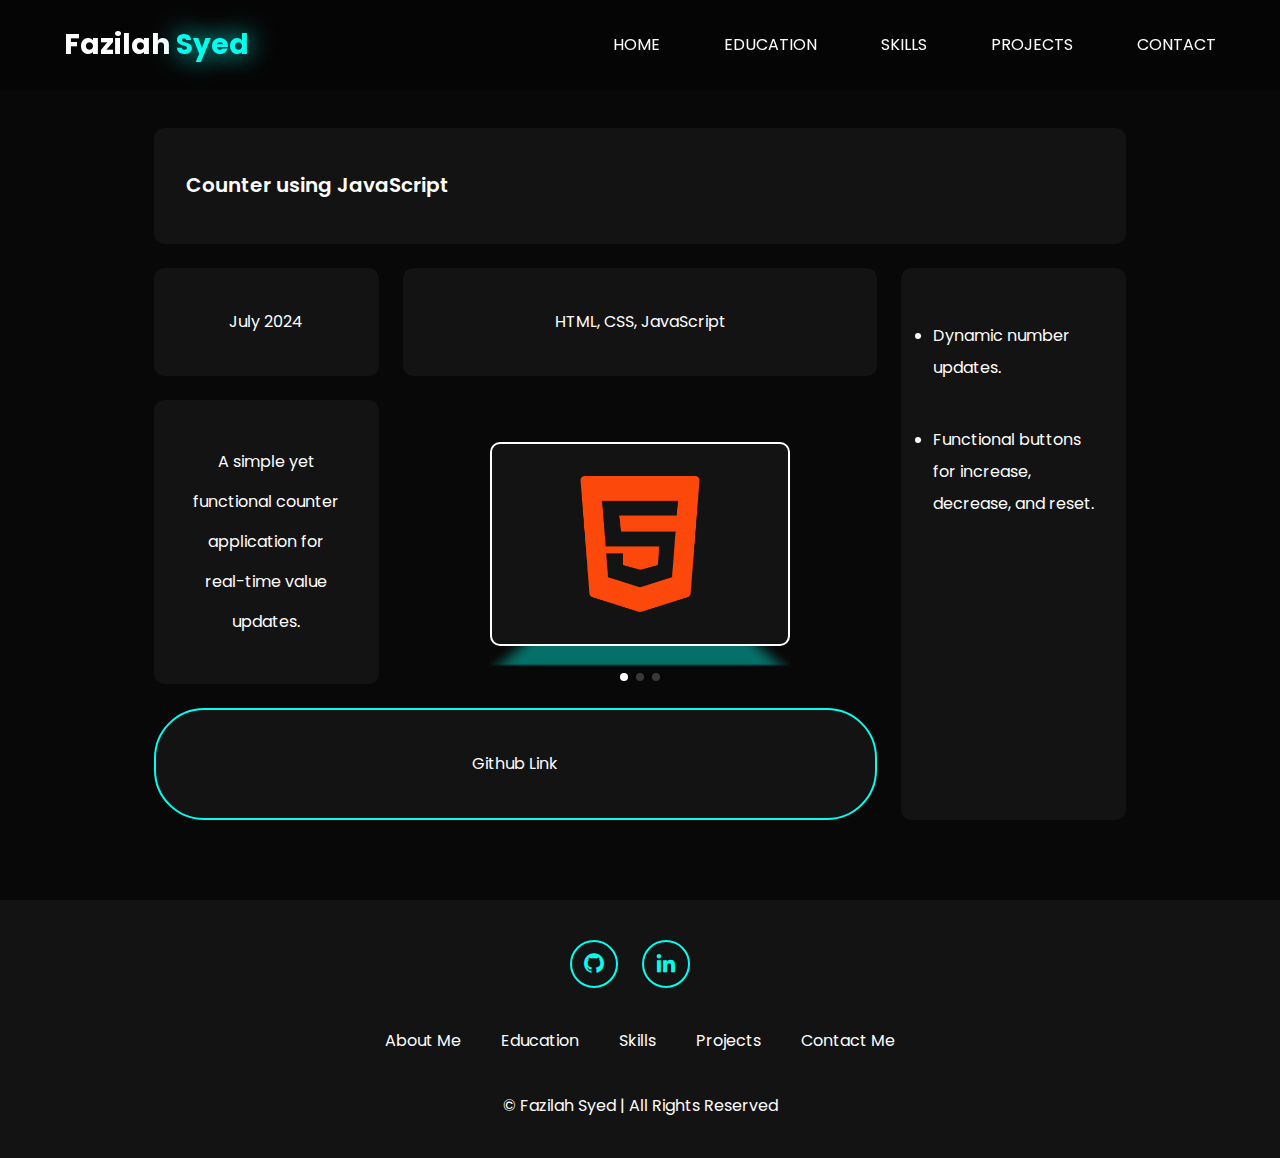
<file: project-6-page.html>
<!DOCTYPE html>
<html lang="en">

<head>
    <meta charset="UTF-8">
    <meta name="viewport" content="width=device-width, initial-scale=1.0">
    <title>Counter using JavaScript</title>
    <link href='https://unpkg.com/boxicons@2.1.4/css/boxicons.min.css' rel='stylesheet' />
    <link rel="stylesheet" href="https://unpkg.com/swiper/swiper-bundle.min.css" />
    <link rel="stylesheet" href="assets/style.css" />
</head>

<body>
    <!-- Header -->

    <header>
        <nav>
            <a href="#home" class="logo">Fazilah&nbsp;<span>Syed</span></a>
            <ul id="navLinks">
                <i class='bx bx-x' id="close-btn" onclick="hideMenu()"></i>
                <li><a href="index.html#home" target="_blank">HOME</a></li>
                <li><a href="index.html#education" target="_blank">EDUCATION</a></li>
                <li><a href="index.html#skills" target="_blank">SKILLS</a></li>
                <li><a href="index.html#projects" target="_blank">PROJECTS</a></li>
                <li><a href="index.html#contact" target="_blank">CONTACT</a></li>
            </ul>
            <i class='bx bx-menu' id="menu-btn" onclick="showMenu()"></i>
        </nav>
    </header>

    <!-- Project Details Section -->

    <section class="project-page">
        <div class="project-page-heading">
            <h4>Counter using JavaScript</h4>
        </div>

        <div class="project-page-date">
            <span>July 2024</span>
        </div>

        <div class="project-page-lang">
            <p>HTML, CSS, JavaScript</p>
        </div>

        <div class="project-page-description">
            <p>A simple yet functional counter application for real-time value updates.</p>
        </div>

        <div class="project-page-cube">
            <div class="swiper-container mySwiper">
                <div class="swiper-wrapper">
                    <div class="swiper-slide">
                        <img src="assets/images/html-5.png" alt="">
                    </div>
                    <div class="swiper-slide">
                        <img src="assets/images/css-3.png" alt="">
                    </div>
                    <div class="swiper-slide">
                        <img src="assets/images/js.png" alt="">
                    </div>
                </div>
                <div class="swiper-pagination"></div>
            </div>
        </div>

        <div class="project-page-features">
            <ul>
                <li>Dynamic number updates.</li>
                <li>Functional buttons for increase, decrease, and reset.</li>
            </ul>
        </div>

        <div class="project-page-link">
            <a href="https://github.com/FazSyed/js-counter" target="_blank">Github Link</a>
        </div>
    </section>

    <!-- Footer -->

    <footer>
        <div class="footer-icons">
            <a href="https://github.com/FazSyed" target="_blank" class="home-btn"><i class='bx bxl-github'></i></a>
            <a href="https://www.linkedin.com/in/fazilah-syed/" target="_blank" class="home-btn"><i
                    class='bx bxl-linkedin'></i></a>
        </div>
        <div class="footer-links">
            <ul>
                <li><a href="index.html#home" target="_blank">About Me</a></li>
                <li><a href="index.html#education" target="_blank">Education</a></li>
                <li><a href="index.html#skills" target="_blank">Skills</a></li>
                <li><a href="index.html#projects" target="_blank">Projects</a></li>
                <li><a href="index.html#contact" target="_blank">Contact Me</a></li>
            </ul>
        </div>
        <div class="footer-text">
            &copy; Fazilah Syed | All Rights Reserved
        </div>
    </footer>

    <!-- Swiper JS -->
    <script src="https://unpkg.com/swiper/swiper-bundle.min.js"></script>

    <!-- JavaScript Code -->
    <script src="assets/script.js"></script>

    <!-- Initialize Swiper -->
    <script>
        var swiper = new Swiper(".mySwiper", {
            effect: "cube",
            grabCursor: true,
            cubeEffect: {
                shadow: true,
                slideShadows: true,
                shadowOffset: 20,
                shadowScale: 0.94,
            },
            pagination: {
                el: ".swiper-pagination",
            },
            loop: true,
        });
    </script>
</body>

</html>
</file>
<file: assets/style.css>
@import url('https://fonts.googleapis.com/css?family=Poppins:200,300,400,500,600,700,800,900&display=swap');

* {
    margin: 0;
    padding: 0;
    box-sizing: border-box;
    text-decoration: none;
    scroll-behavior: smooth;
}

:root {
    --bg-color: #080808;
    --second-bg-color: #131313;
    --text-color: white;
    --main-color: #00ffee;
}

body {
    background-color: var(--bg-color);
    font-family: Poppins;
    overflow-x: hidden;
}

header {
    position: fixed;
    top: 0;
    left: 0;
    width: 100%;
    background-color: rgba(0, 0, 0, 0.3);
    backdrop-filter: blur(10px);
    padding: 0.5rem 2rem;
    font-size: 1rem;
    z-index: 5;
}

nav {
    display: flex;
    justify-content: center;
    align-items: center;
}

nav .logo {
    font-size: 1.75rem;
    margin-right: auto;
    font-weight: 700;
    transition: 0.3s ease;
}

nav .logo:hover {
    transform: scale(1.1);
}

nav ul {
    display: flex;
    transition: 0.5s ease-in-out;
}

nav ul li {
    list-style-type: none;
}

nav a {
    color: var(--text-color);
    padding: 1rem 2rem;
    cursor: pointer;
}

nav ul li::after {
    content: "";
    width: 0%;
    height: 2px;
    background-color: var(--main-color);
    display: block;
    margin: auto;
    transition: 0.5s;
}

nav ul li:hover::after {
    width: 80%;
}

nav ul li a {
    transition: 0.5s ease-in-out;
}

nav ul li a:hover {
    color: var(--main-color);
}

span {
    color: var(--main-color);
}

.logo span {
    text-shadow: 0 0 25px var(--main-color);
}

#menu-btn {
    font-size: 2rem;
    color: var(--main-color);
    display: none;
}

#close-btn {
    font-size: 2rem;
    color: var(--main-color);
    display: none;
}

section {
    padding: 5rem 12%;
    min-height: 100vh;
}

::-webkit-scrollbar {
    width: 15px;
}

::-webkit-scrollbar-thumb {
    background-color: var(--main-color);
}

::-webkit-scrollbar-track {
    background-color: var(--bg-color);
    width: 50px;
}

.heading {
    font-size: 4rem;
    color: var(--text-color);
    text-align: center;
    margin-bottom: 3rem;
}

/* Home Section */

.home {
    display: flex;
    color: var(--text-color);
    justify-content: space-between;
    align-items: center;
    padding-top: 8rem;
}

.home-left {
    flex-basis: 50%;
    display: flex;
    flex-direction: column;
    line-height: 1.75rem;
}

.home-left h1 {
    font-size: 4rem;
    line-height: 1;
}

.home-left h3 {
    font-size: 2rem;
    padding: 20px 0;
}

.text-animation span {
    border-right: 4px solid;
    animation: cursor .4s step-end infinite alternate;
}

/* cursor blinking */
@keyframes cursor {
    50% {
        border-color: transparent;
    }
}

.home p + p {
    font-weight: 700;
    margin-bottom: 10px;
}

.home-buttons {
    display: flex;
    align-items: center;
}

.home-btn i {
    border: 2px solid var(--main-color);
    border-radius: 50%;
    font-size: 1.5rem;
    color: var(--main-color);
    padding: 10px;
    margin-right: 20px;
    transition: 0.3s ease-in-out;
    cursor: pointer;
}

.contact-btn {
    color: var(--main-color);
    border: 2px solid var(--main-color);
    padding: 5px 20px;
    border-radius: 40px;
    transition: 0.3s ease-in-out;
    cursor: pointer;
}

.home-btn i:hover,
.contact-btn:hover {
    background-color: var(--main-color);
    box-shadow: 0 0 25px var(--main-color);
    color: var(--text-color);
    transform: scale(1.1)translateY(-5px);
}

.home-right {
    display: flex;
    justify-content: center;
    align-items: center;

    position: relative;
    width: 300px;
    height: 300px;
    border-radius: 50%;
    right: 100px;
}

.home-img {
    position: absolute;
    width: 250px;
    height: 250px;
    background: url("./images/logo_alt.png");
    background-size: cover;
}

.home-img-text {
    position: absolute;
    width: 100%;
    height: 100%;
    animation: rotate 10s linear infinite;
}

@keyframes rotate {
    0% {
        transform: rotate(0deg);
    }
    100% {
        transform: rotate(360deg);
    }
}

.home-img-text span {
    color: var(--text-color);
    position: absolute;
    left: 50%;
    font-size: 1.2em;
    font-weight: bold;
    transform-origin: 0 150px;
}

/* Education Section */

.timeline-items {
    max-width: 1200px;
    margin: auto;
    display: flex;
    flex-wrap: wrap;
    position: relative;
}

.timeline-items::before {
    content: "";
    position: absolute;
    width: 5px;
    height: 100%;
    background-color: var(--main-color);
    left: calc(50% - 1px);
}

.timeline-item {
    margin-bottom: 40px;
    width: 100%;
    position: relative;
}

.timeline-item:last-child {
    margin-bottom: 0;
}

.timeline-item:nth-child(odd) {
    padding-right: calc(50% + 30px);
    text-align: right;
}

.timeline-item:nth-child(even) {
    padding-left: calc(50% + 30px);
}

.timeline-dot {
    height: 21px;
    width: 21px;
    background-color: var(--main-color);
    box-shadow: 0 0 25px var(--main-color),
                0 0 50px var(--main-color);
    position: absolute;
    left: calc(50% - 8px);
    border-radius: 50%;
    top: 10px;
}

.timeline-date {
    font-size: 24px;
    font-weight: 800;
    color: white;
    margin: 6px 20px 15px;
}

.timeline-content {
    background-color: var(--bg-color);
    border: 3px solid var(--main-color);
    padding: 30px 50px;
    border-radius: 4rem;
    box-shadow: 0 0 10px var(--main-color);
    cursor: pointer;
    transition: 0.3s ease-in-out;
}

.timeline-content:hover {
    transform: scale(1.05);
    box-shadow: 0 0 25px var(--main-color);
}

.timeline-content h3 {
    font-size: 16px;
    color: white;
    margin: 0 0 10px;
    font-weight: 600;
}

.timeline-content p {
    color: white;
    font-size: 12px;
    font-weight: 300;
    line-height: 22px;
}

/* Skills Section */

.skills {
    position: relative;
    height: 100%;
}

.swiper-container {
    width: 100%;
    padding-top: 50px;
    padding-bottom: 50px;
    overflow: hidden;
}

.swiper-slide {
    background-position: center;
    background-size: cover;
    background-color: var(--second-bg-color);

    width: 300px;
    height: 300px;
    display: flex;
    justify-content: center;
    align-items: center;
    flex-direction: column;

    box-shadow: 0 0 20px var(--main-color);
    border-radius: 10px;
    filter: blur(4px);
}

.swiper-slide-active {
    filter: blur(0px);
}

.swiper-img,
.rating {
    display: flex;
    justify-content: center;
    align-items: center;    
}

.swiper-img {
    border: 2px solid var(--main-color);
    border-radius: 50%;
    background-color: var(--second-bg-color);
}

.swiper-img img {
    display: block;
    width: 200px;
    padding: 2.5rem;
}

#checkbox {
    font-size: 2rem;
    padding: 1rem 0;
    color: var(--main-color);
}


/* Projects Section */

.projects {
    display: grid;
    grid-template-columns: repeat(2, 1fr);
    grid-template-rows: repeat(5, auto);
    grid-template-areas:"heading heading"
                        "box1 box2"
                        "box3 box4"
                        "box5 box6"
                        "box7 box8";
    gap: 2rem;
}

.projects .heading {
    grid-area: heading;
}

.project-box {
    background-color: var(--main-color);
    color: var(--bg-color);
    padding: 6rem 2rem 4rem;
    display: flex;
    flex-direction: column;
    justify-content: end;
    border-radius: 40px;
    border: 5px solid var(--main-color);
    transition: 0.3s ease-in-out;
    cursor: pointer;
}

.project-box:hover {
    background: white;
    color: var(--bg-color);
    transform: scale(1.1);
}

.project-box1 {
    grid-area: box1;
}

.project-box2 {
    grid-area: box2;
}

.project-box3 {
    grid-area: box3;
}

.project-box4 {
    grid-area: box4;
}

.project-box5 {
    grid-area: box5;
}

.project-box6 {
    grid-area: box6;
}

.project-box7 {
    grid-area: box7;
}

.project-box8 {
    grid-area: box8;
}

/* Contact Section */

.contact-container {
    display: flex;
    justify-content: space-between;
}

.contact-details {
    flex: 1;
    margin: 1rem 0;
}

.contact-details-row {
    display: flex;
    align-items: center;
    font-size: 1.25rem;
    margin-bottom: 2rem;
}

.contact-details i {
    color: var(--main-color);
    margin-right: 10px;
}

.contact-details p {
    color: var(--text-color);
}

.contact-box {
    flex: 2;
}

.contact-box form{
    display: flex;
    flex-direction: column;
    align-items: start;
}

.contact-box input:focus {
    border: 2px solid var(--text-color);
}

.contact-box form input,
.contact-box form textarea {
    width: 100%;
    padding: 2rem;
    font-size: 1rem;
    color: var(--text-color);
    background: var(--second-bg-color);
    border-radius: 2rem;
    border: 2px solid var(--main-color);
    outline: none;
    margin: 1rem 0;
    resize: none;
    font-family: Poppins;
}


.contact-box form button {
    color: var(--bg-color);
    background: var(--main-color);
    border: 2px solid var(--main-color);
    padding: 5px 20px;
    margin: 1rem 0;
    border-radius: 40px;
    font-size: 1.125rem;
    font-family: Poppins;
    transition: 0.3s ease-in-out;
    cursor: pointer;
}

.contact-box form button:hover {
    box-shadow: 0 0 25px var(--main-color);
    transform: scale(1.1);
}

/* Footer */

footer {
    color: white;
    display: flex;
    flex-direction: column;
    justify-content: center;
    align-items: center;
    background-color: var(--second-bg-color);
    padding: 20px 0;
    width: 100%;
}

footer div {
    margin: 20px 0;
}

.footer-links ul{
    display: flex;
    justify-content: space-evenly;
    list-style-type: none;
}

.footer-links ul li a {
    color: var(--text-color);
    padding: 10px 20px;
    transition: 0.3s ease-in-out;
}

.footer-links ul li a:hover {
    color: var(--main-color);
}

/* Media Queries */

@media (max-width: 900px) {
    #close-btn {
        display: block;
        padding-left: 2.5rem;
        padding-bottom: 2rem;
    }

    #menu-btn {
        display: block;
    }

    nav ul {
        flex-direction: column;
        padding-top: 2rem;
        position: absolute;
        background: rgb(0, 0, 0);
        backdrop-filter: blur(20px);
        height: 100vh;
        width: 200px; /* width of the side menu*/
        top: 0;
        right: -200px; /* hide the menu by default -- it will be visible only On click*/
        text-align: left;
        border-left: 2px solid var(--second-bg-color);
        transition: 0.5s ease-in-out;
    }

    nav ul li {
        display: block;
        padding: 1rem;
    }

    nav ul li::after {
        display: none;
    }
    
    nav ul li:hover::after {
        width: 0%;
    }
    
    nav ul li a {
        position: relative;
        transition: 0.5s ease-in-out;
    }
    
    nav ul li a:hover::before {
        width: 100%;
    }

    nav ul li a::before {
        content: attr(data-text);
        position: absolute;
        left:0;
        color: var(--main-color);
        width: 0;
        height: 50%;
        overflow: hidden;
        border-right: 2px solid var(--main-color);
        transition: 1s;
    }

    section {
        padding: 0rem 12% 5rem;
    }

    .home {
        flex-direction: column-reverse;
    }

    .home-right {
        left: 0px;
    }

    .home-left {
        margin-top: 70px;
    }

    .timeline-items::before {
        left: 7px;
    }
    .timeline-item:nth-child(odd) {
        padding-right: 0;
        text-align: left;
    }
    .timeline-item:nth-child(odd),
    .timeline-item:nth-child(even) {
        padding-left: 37px;
    }
    .timeline-dot {
        left: 0;
    }

    .contact-container {
        flex-direction: column;
    }

    .projects {
        grid-template-columns: repeat(1, 1fr);
        grid-template-rows: repeat(9, auto);
        grid-template-areas:"heading"
                            "box1"
                            "box2"
                            "box3"
                            "box4"
                            "box5" 
                            "box6"
                            "box7" 
                            "box8";
    }
    
}

/* Project Pages */

.project-page {
    color: var(--text-color);
    padding-top: 8rem;

    display: grid;
    grid-template-columns: repeat(4, 1fr);
    grid-template-rows: repeat(4, auto);
    grid-template-areas:"heading heading heading heading"
                        "date lang lang features"
                        "description cube cube features"
                        "link link link features";
    gap: 1.5rem;
}

.project-page-heading {
    grid-area: heading;
    background-color: var(--second-bg-color);
    display: flex;
    justify-content: space-between;
    align-items: center;
    padding: 1.5rem 2rem;
    border-radius: 10px;
}

.project-page-heading h4 {
    font-size: 1.25rem;
    font-weight: 600;
    transition: 0.3s ease-in-out;
}

.project-page-heading h4:hover {
    color: var(--main-color);
}

.project-page-heading h4::after {
    content: "";
    width: 0%;
    height: 2px;
    background-color: var(--main-color);
    display: block;
    transition: 0.5s;
}

.project-page-heading h4:hover::after {
    width: 100%;
}

.project-page-heading a {
    border: 2px solid var(--main-color);
    border-radius: 50px;
    padding: 10px 60px;
    transition: 0.3s ease-in-out;
}

.project-page-heading a:hover {
    transform: scale(1.1);
    box-shadow: 0 0 15px var(--main-color);
}

.project-page-date {
    grid-area: date;
    background-color: var(--second-bg-color);
    display: flex;
    justify-content: center;
    align-items: center;
    border-radius: 10px;
    padding: 1.5rem 2rem;
}

.project-page-date span {
    color: var(--text-color);
}

.project-page-lang {
    grid-area: lang; 
    background-color: var(--second-bg-color);
    display: flex;
    justify-content: center;
    align-items: center;
    border-radius: 10px; 
    padding: 1.5rem 2rem;
}

.project-page-description {
    grid-area: description;
    background-color: var(--second-bg-color);
    display: flex;
    justify-content: center;
    align-items: center;
    border-radius: 10px; 
    padding: 1.5rem 2rem;
    max-width: 300px;
}

.project-page-description p {
    line-height: 2.5rem;
    text-align: center;
    max-width: 150px;
}

.project-page-cube {
    grid-area: cube;
    position: relative;
}

.project-page-cube .swiper-container {
    width: 300px;
    position: absolute;
    left: 50%;
    top: 50%;
    margin-left: -150px;
    margin-top: -150px;
}

.project-page-cube .swiper-slide {
    background-position: center;
    background-size: cover;
    box-shadow: none;
    border: 2px solid white;
}

.project-page-cube .swiper-slide img {
    display: block;
    width: 200px;
    padding: 2rem;
}

.swiper-cube .swiper-cube-shadow:before {
    background: var(--main-color);
    opacity: 70%;
    filter: blur(10px);
}

.project-page-cube .swiper-pagination-bullet {
    background: white;
}

.project-page-features {
    grid-area: features;
    background-color: var(--second-bg-color);
    display: flex;
    justify-content: center;
    border-radius: 10px; 
    padding: 2rem;
}

.project-page-features ul {
    line-height: 2rem;
}

.project-page-features ul li {
    padding: 20px 0;
}

.project-page-link {
    grid-area: link;
    background-color: var(--second-bg-color);
    display: flex;
    justify-content: center;
    align-items: center;
    padding: 1.5rem 2rem;
    border-radius: 50px;
    border: 2px solid var(--main-color);
    transition: 0.3s ease-in-out;
}

.project-page-link:hover {
    transform: scale(1.1);
    box-shadow: 0 0 15px var(--main-color);
}

.project-page a {
    color: var(--text-color);
}

@media (max-width: 850px) {
    .project-page {
        gap: 1rem;
        grid-template-columns: repeat(2, 1fr);
        grid-template-rows: repeat(5, auto);
        grid-template-areas:"heading heading"
                            "date description"
                            "cube description"
                            "lang lang"
                            "features features"
                            "link link";
    }

    .project-page-cube {
        padding: 8rem 10rem;
    }
}

/* Mobile view */
@media (max-width: 600px) {
    .heading {
        font-size: 2.5rem;
        margin-bottom: 1rem;
    }
    
    .project-page {
        gap: 1rem;
        grid-template-columns: 1fr;
        grid-template-rows: repeat(7, auto);
        grid-template-areas:"heading"
                            "date"
                            "lang"
                            "cube"
                            "description"
                            "features"
                            "link";
    }

    .project-page-cube {
        padding: 8rem 10rem;
    }

    .project-page-heading {
        flex-direction: column;
    }

    .project-page-heading h4 {
        padding-bottom: 1rem;
        text-align: center;
    }

    .project-page-description {
        max-width: 100%;
    }

    .project-page {
        padding: 2rem;
    }
    
    .footer-links ul{
        flex-direction: column;
    }

    .footer-links ul li {
        text-align: center;
        padding: 0.5rem;
    }
}
</file>
